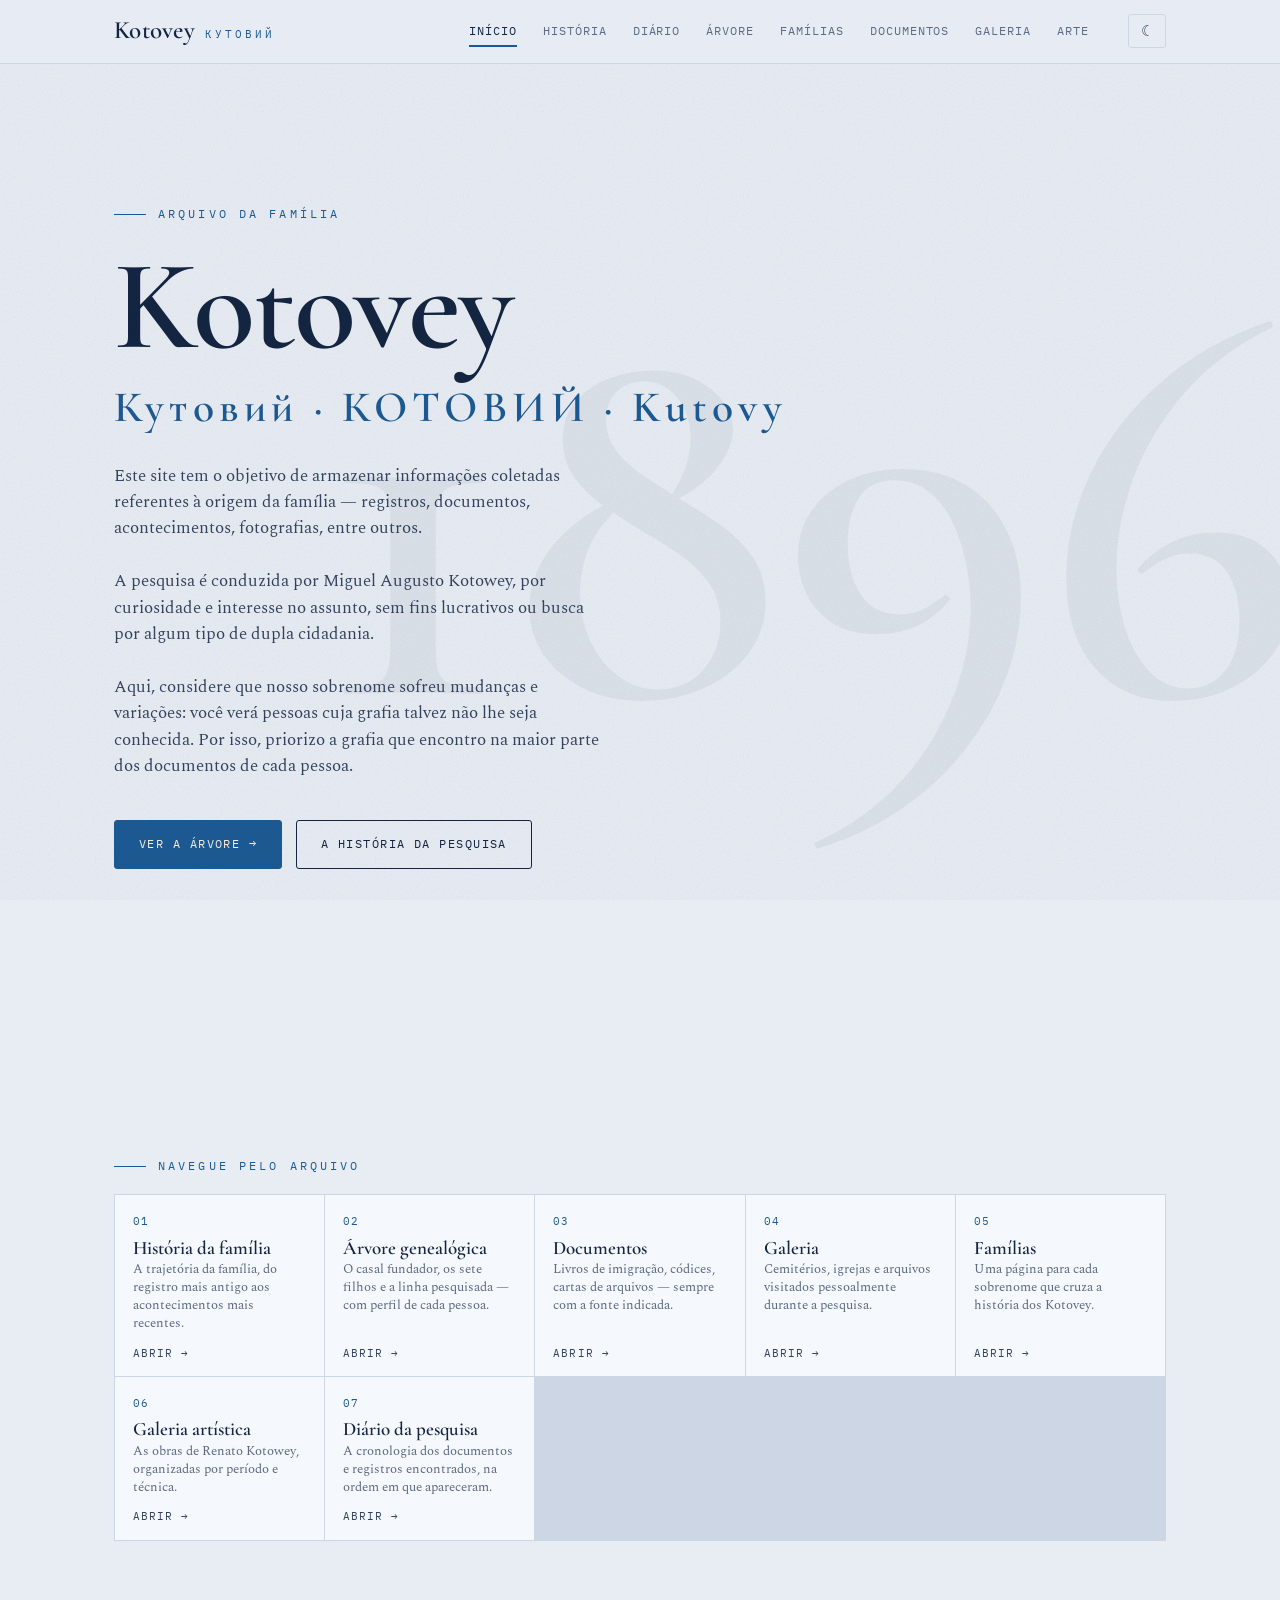
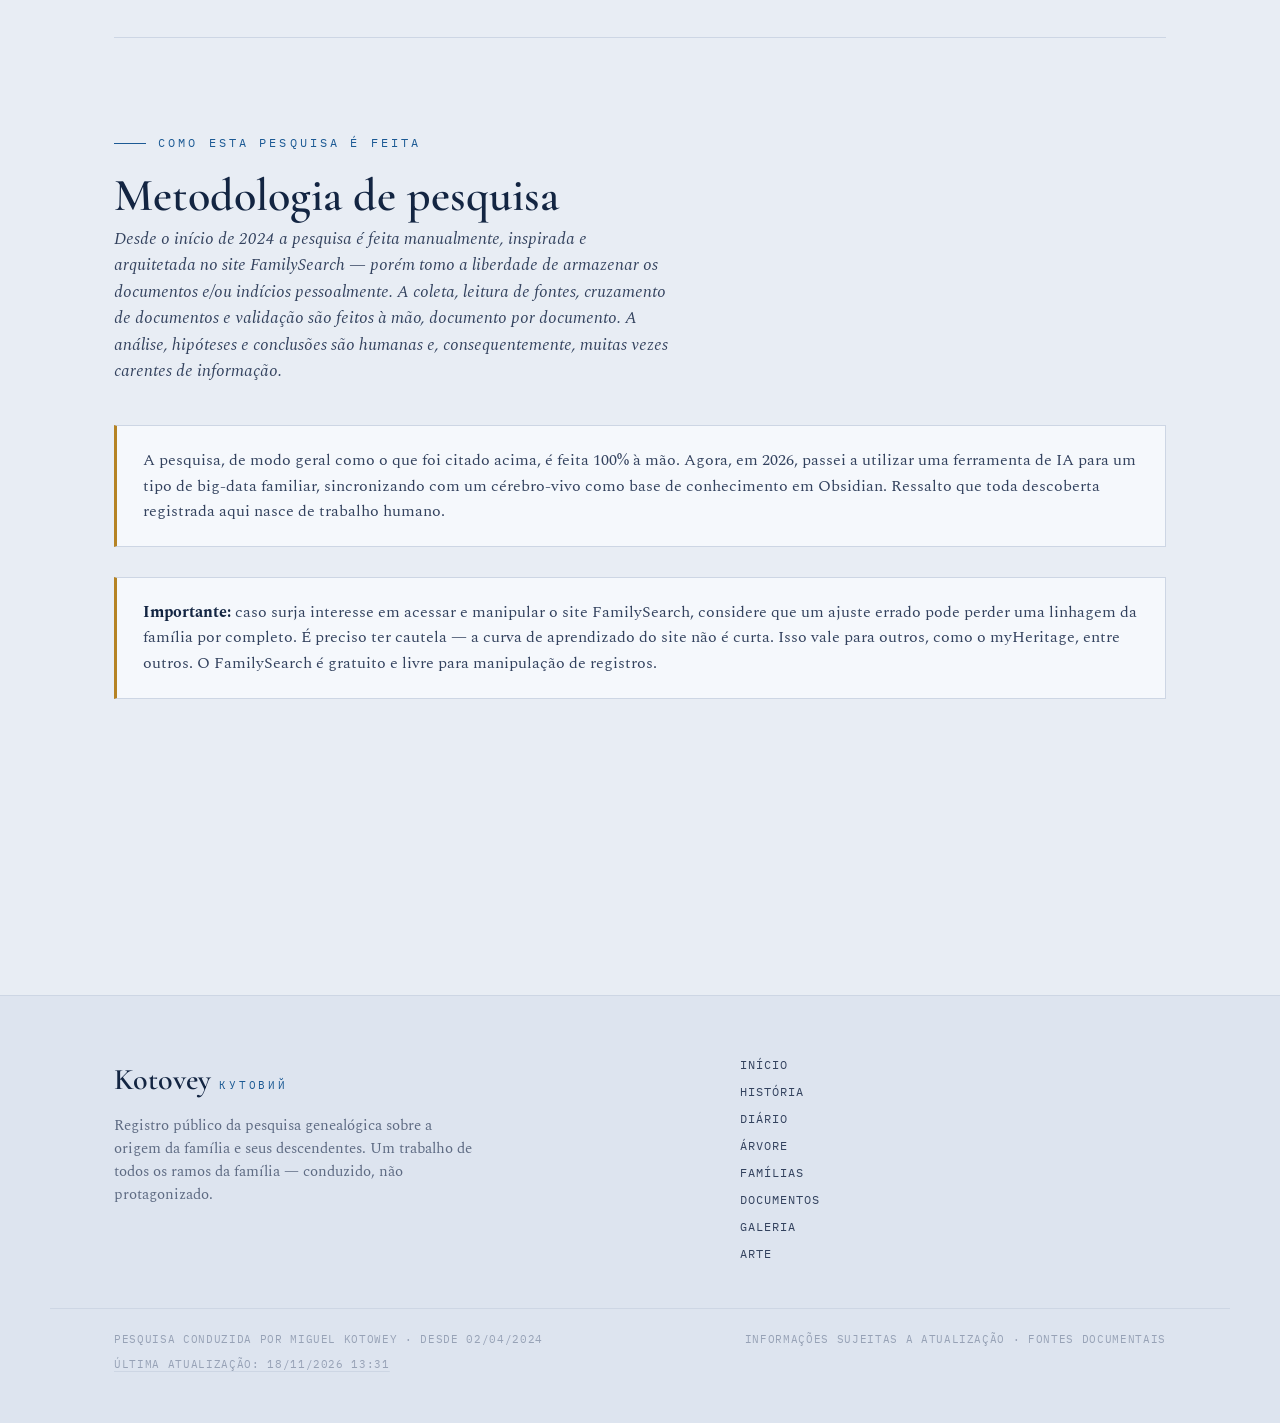
<file: index.html>
<!DOCTYPE html>
<html lang="pt-BR">
<head>
<meta charset="UTF-8">
<meta name="viewport" content="width=device-width, initial-scale=1.0">
<title>Arquivo Kotovey — Pesquisa das origens</title>
<meta name="description" content="Registro público da pesquisa genealógica sobre a origem da família Kotovey — imigrantes da Galícia ao Paraná em 1896.">
<script>(function(){var s;try{s=localStorage.getItem('tema')}catch(e){}var d=matchMedia('(prefers-color-scheme: dark)').matches;document.documentElement.setAttribute('data-theme',s||(d?'dark':'light'));})();</script>
<link rel="preconnect" href="https://fonts.googleapis.com">
<link rel="preconnect" href="https://fonts.gstatic.com" crossorigin>
<link href="https://fonts.googleapis.com/css2?family=Cormorant+Garamond:wght@500;600;700&family=IBM+Plex+Mono:wght@400;500&family=Spectral:ital,wght@0,300;0,400;0,500;1,400&display=swap" rel="stylesheet">
<link rel="stylesheet" href="style.css">
</head>
<body data-page="inicio">

<header class="hero">
  <div class="hero-ghost">1896</div>
  <div class="wrap hero-in">
    <p class="eyebrow">Arquivo da família</p>
    <h1>Kotovey<span class="cir">Кутовий · КОТОВИЙ · Kutovy</span></h1>
    <p class="hero-sub">Este site tem o objetivo de armazenar informações coletadas referentes à origem da família — registros, documentos, acontecimentos, fotografias, entre outros.<br><br>A pesquisa é conduzida por Miguel Augusto Kotowey, por curiosidade e interesse no assunto, sem fins lucrativos ou busca por algum tipo de dupla cidadania.<br><br>Aqui, considere que nosso sobrenome sofreu mudanças e variações: você verá pessoas cuja grafia talvez não lhe seja conhecida. Por isso, priorizo a grafia que encontro na maior parte dos documentos de cada pessoa.</p>
    <div class="btn-row">
      <a class="btn primary" href="arvore.html">Ver a árvore →</a>
      <a class="btn" href="historia.html">A história da pesquisa</a>
    </div>
  </div>
</header>

<main class="page">
  <div class="wrap">

    <section class="bloco">
      <p class="eyebrow">Navegue pelo arquivo</p>
      <div class="nav-grid">
        <a class="nav-card" href="historia.html"><span class="idx">01</span><h3>História da família</h3><p>A trajetória da família, do registro mais antigo aos acontecimentos mais recentes.</p><span class="go">Abrir →</span></a>
        <a class="nav-card" href="arvore.html"><span class="idx">02</span><h3>Árvore genealógica</h3><p>O casal fundador, os sete filhos e a linha pesquisada — com perfil de cada pessoa.</p><span class="go">Abrir →</span></a>
        <a class="nav-card" href="documentos.html"><span class="idx">03</span><h3>Documentos</h3><p>Livros de imigração, códices, cartas de arquivos — sempre com a fonte indicada.</p><span class="go">Abrir →</span></a>
        <a class="nav-card" href="galeria.html"><span class="idx">04</span><h3>Galeria</h3><p>Cemitérios, igrejas e arquivos visitados pessoalmente durante a pesquisa.</p><span class="go">Abrir →</span></a>
        <a class="nav-card" href="familias.html"><span class="idx">05</span><h3>Famílias</h3><p>Uma página para cada sobrenome que cruza a história dos Kotovey.</p><span class="go">Abrir →</span></a>
        <a class="nav-card" href="arte.html"><span class="idx">06</span><h3>Galeria artística</h3><p>As obras de Renato Kotowey, organizadas por período e técnica.</p><span class="go">Abrir →</span></a>
        <a class="nav-card" href="diario.html"><span class="idx">07</span><h3>Diário da pesquisa</h3><p>A cronologia dos documentos e registros encontrados, na ordem em que apareceram.</p><span class="go">Abrir →</span></a>
      </div>
    </section>

    <section class="bloco">
      <p class="eyebrow">Como esta pesquisa é feita</p>
      <h2 class="secao-titulo">Metodologia de pesquisa</h2>
      <p class="intro">Desde o início de 2024 a pesquisa é feita manualmente, inspirada e arquitetada no site FamilySearch — porém tomo a liberdade de armazenar os documentos e/ou indícios pessoalmente. A coleta, leitura de fontes, cruzamento de documentos e validação são feitos à mão, documento por documento. A análise, hipóteses e conclusões são humanas e, consequentemente, muitas vezes carentes de informação.</p>
      <div class="nota">A pesquisa, de modo geral como o que foi citado acima, é feita 100% à mão. Agora, em 2026, passei a utilizar uma ferramenta de IA para um tipo de big-data familiar, sincronizando com um cérebro-vivo como base de conhecimento em Obsidian. Ressalto que toda descoberta registrada aqui nasce de trabalho humano.</div>
      <div class="nota"><b>Importante:</b> caso surja interesse em acessar e manipular o site FamilySearch, considere que um ajuste errado pode perder uma linhagem da família por completo. É preciso ter cautela — a curva de aprendizado do site não é curta. Isso vale para outros, como o myHeritage, entre outros. O FamilySearch é gratuito e livre para manipulação de registros.</div>
    </section>

  </div>
</main>

<script src="app.js"></script>
</body>
</html>
</file>
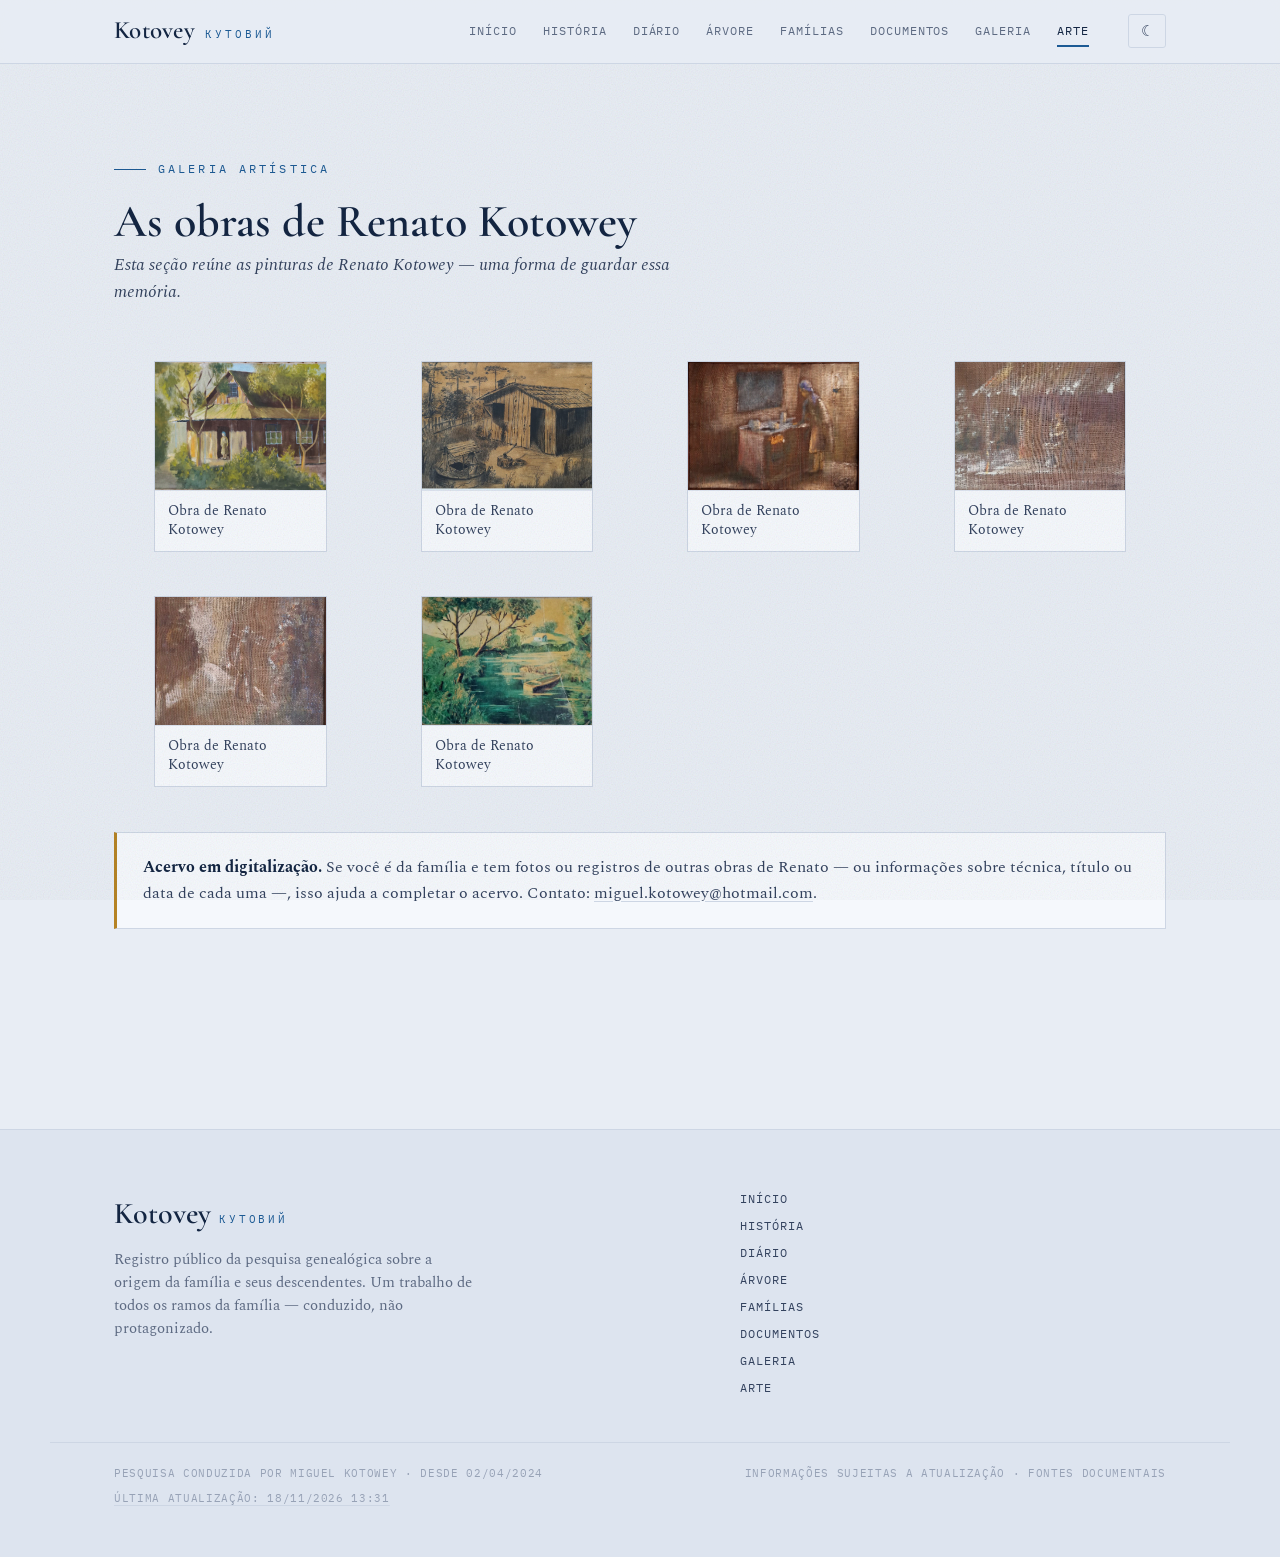
<file: arte.html>
<!DOCTYPE html>
<html lang="pt-BR">
<head>
<meta charset="UTF-8">
<meta name="viewport" content="width=device-width, initial-scale=1.0">
<title>Galeria artística — Arquivo Kotovey</title>
<script>(function(){var s;try{s=localStorage.getItem('tema')}catch(e){}var d=matchMedia('(prefers-color-scheme: dark)').matches;document.documentElement.setAttribute('data-theme',s||(d?'dark':'light'));})();</script>
<link rel="preconnect" href="https://fonts.googleapis.com">
<link rel="preconnect" href="https://fonts.gstatic.com" crossorigin>
<link href="https://fonts.googleapis.com/css2?family=Cormorant+Garamond:wght@500;600;700&family=IBM+Plex+Mono:wght@400;500&family=Spectral:ital,wght@0,300;0,400;0,500;1,400&display=swap" rel="stylesheet">
<link rel="stylesheet" href="style.css">
</head>
<body data-page="arte">

<main class="page">
  <div class="wrap">
    <p class="eyebrow">Galeria artística</p>
    <h1 class="secao-titulo">As obras de Renato Kotowey</h1>
    <p class="intro">Esta seção reúne as pinturas de Renato Kotowey — uma forma de guardar essa memória.</p>

    <div class="galeria">
      <figure class="gitem"><img loading="lazy" src="fotos/galeria_renato/pintura_renato_01.png" alt="Obra de Renato Kotowey"><figcaption>Obra de Renato Kotowey</figcaption></figure>
      <figure class="gitem"><img loading="lazy" src="fotos/galeria_renato/pintura_renato_02.jpeg" alt="Obra de Renato Kotowey"><figcaption>Obra de Renato Kotowey</figcaption></figure>
      <figure class="gitem"><img loading="lazy" src="fotos/galeria_renato/pintura_renato_03.png" alt="Obra de Renato Kotowey"><figcaption>Obra de Renato Kotowey</figcaption></figure>
      <figure class="gitem"><img loading="lazy" src="fotos/galeria_renato/pintura_renato_04.png" alt="Obra de Renato Kotowey"><figcaption>Obra de Renato Kotowey</figcaption></figure>
      <figure class="gitem"><img loading="lazy" src="fotos/galeria_renato/pintura_renato_05.png" alt="Obra de Renato Kotowey"><figcaption>Obra de Renato Kotowey</figcaption></figure>
      <figure class="gitem"><img loading="lazy" src="fotos/galeria_renato/pintura_renato_06.png" alt="Obra de Renato Kotowey"><figcaption>Obra de Renato Kotowey</figcaption></figure>
    </div>

    <div class="nota"><b>Acervo em digitalização.</b> Se você é da família e tem fotos ou registros de outras obras de Renato — ou informações sobre técnica, título ou data de cada uma —, isso ajuda a completar o acervo. Contato: <a href="mailto:miguel.kotowey@hotmail.com">miguel.kotowey@hotmail.com</a>.</div>
  </div>
</main>

<script src="app.js"></script>
</body>
</html>
</file>
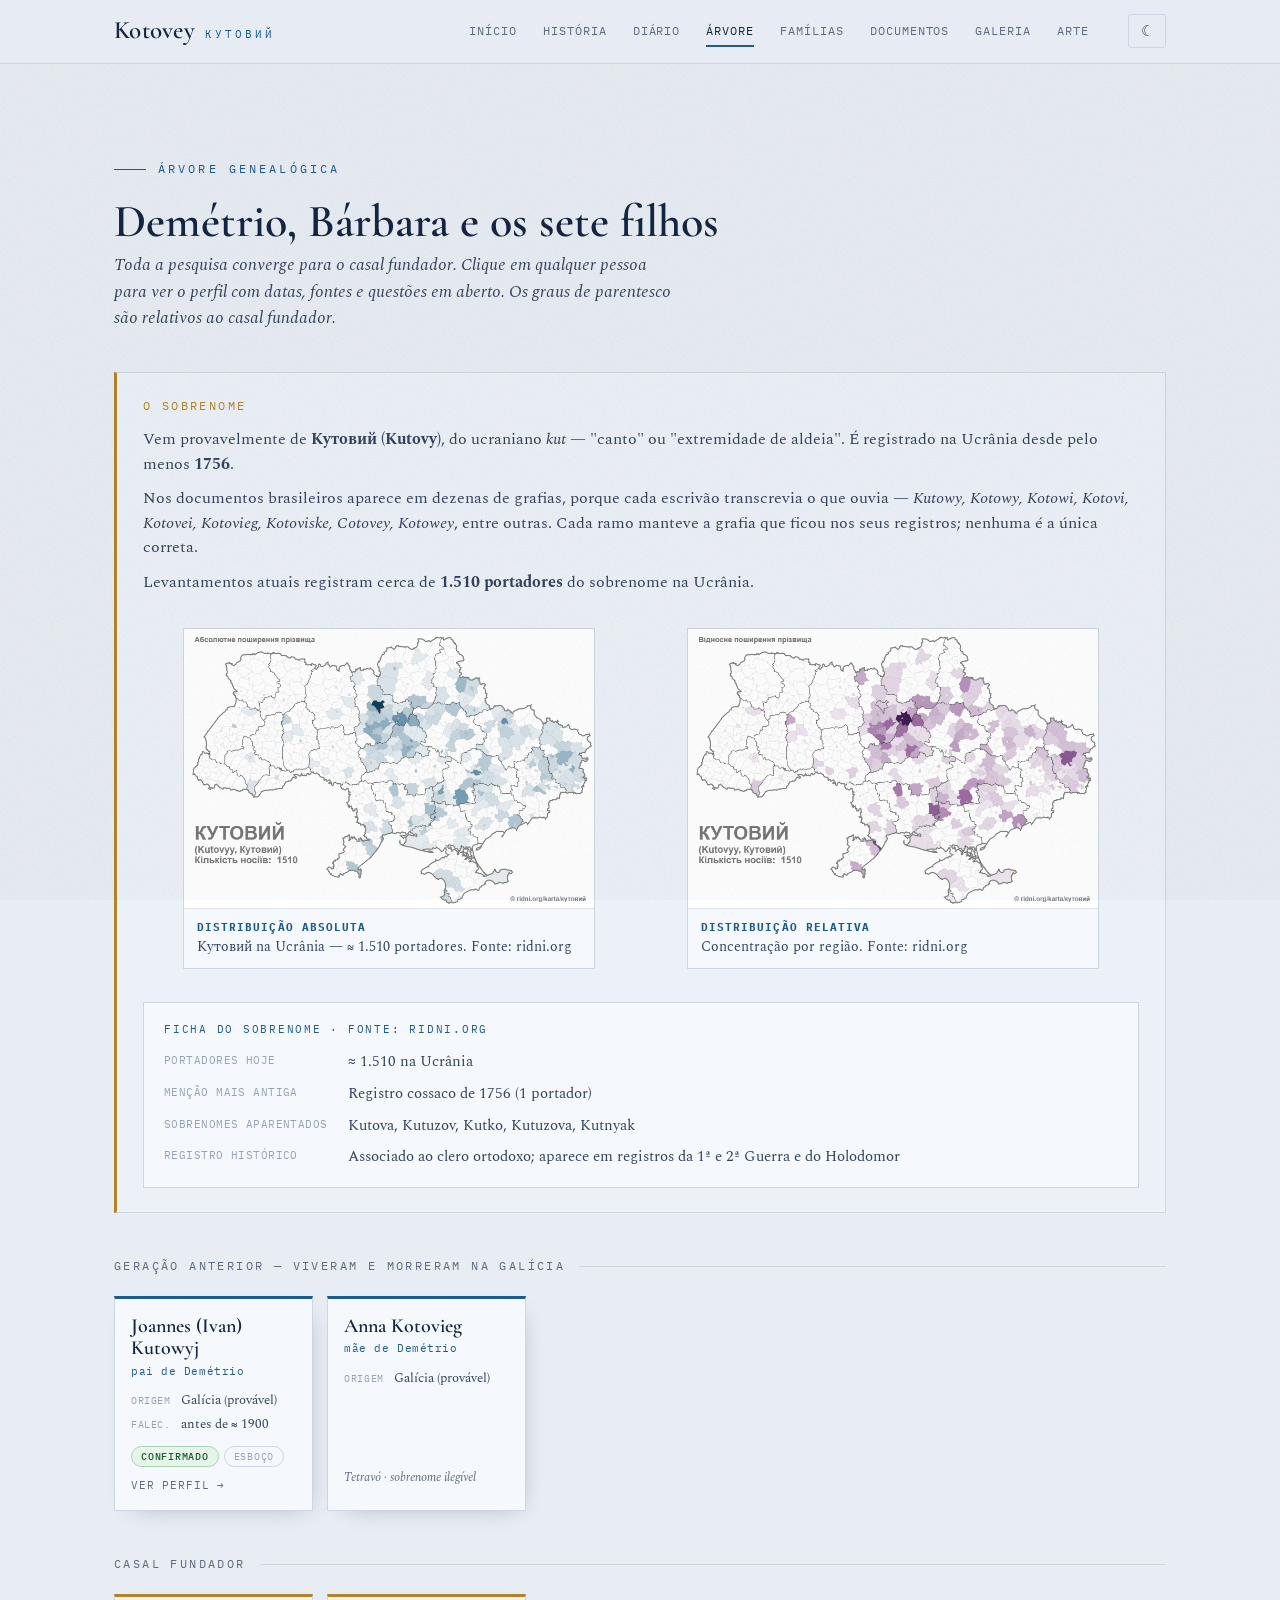
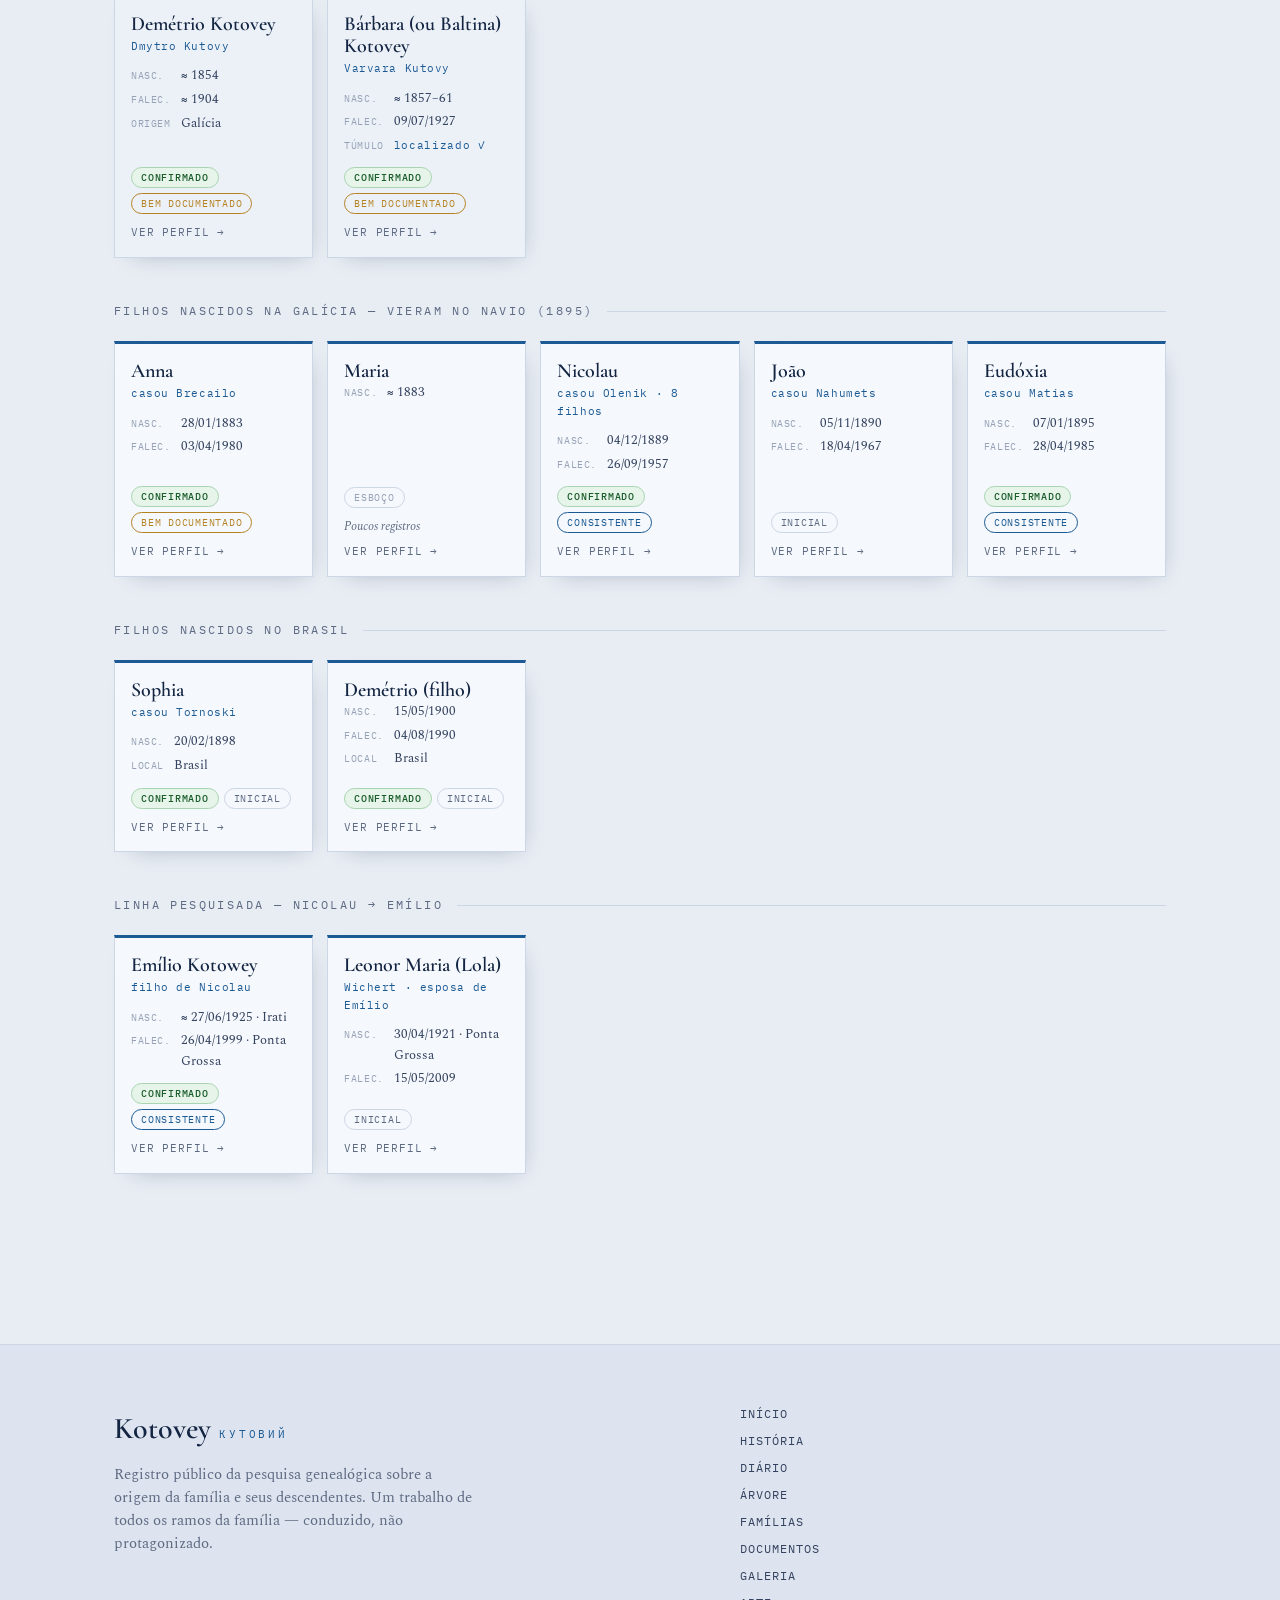
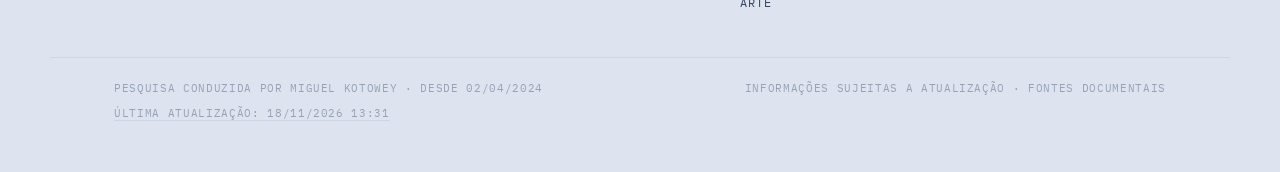
<file: arvore.html>
<!DOCTYPE html>
<html lang="pt-BR">
<head>
<meta charset="UTF-8">
<meta name="viewport" content="width=device-width, initial-scale=1.0">
<title>Árvore genealógica — Arquivo Kotovey</title>
<script>(function(){var s;try{s=localStorage.getItem('tema')}catch(e){}var d=matchMedia('(prefers-color-scheme: dark)').matches;document.documentElement.setAttribute('data-theme',s||(d?'dark':'light'));})();</script>
<link rel="preconnect" href="https://fonts.googleapis.com">
<link rel="preconnect" href="https://fonts.gstatic.com" crossorigin>
<link href="https://fonts.googleapis.com/css2?family=Cormorant+Garamond:wght@500;600;700&family=IBM+Plex+Mono:wght@400;500&family=Spectral:ital,wght@0,300;0,400;0,500;1,400&display=swap" rel="stylesheet">
<link rel="stylesheet" href="style.css">
</head>
<body data-page="arvore">

<main class="page">
  <div class="wrap">
    <p class="eyebrow">Árvore genealógica</p>
    <h1 class="secao-titulo">Demétrio, Bárbara e os sete filhos</h1>
    <p class="intro">Toda a pesquisa converge para o casal fundador. Clique em qualquer pessoa para ver o perfil com datas, fontes e questões em aberto. Os graus de parentesco são relativos ao casal fundador.</p>

    <div class="etimologia">
      <div class="etim-titulo">O sobrenome</div>
      <p>Vem provavelmente de <b>Кутовий (Kutovy)</b>, do ucraniano <em>kut</em> — "canto" ou "extremidade de aldeia". É registrado na Ucrânia desde pelo menos <b>1756</b>.</p>
      <p>Nos documentos brasileiros aparece em dezenas de grafias, porque cada escrivão transcrevia o que ouvia — <em>Kutowy, Kotowy, Kotowi, Kotovi, Kotovei, Kotovieg, Kotoviske, Cotovey, Kotowey</em>, entre outras. Cada ramo manteve a grafia que ficou nos seus registros; nenhuma é a única correta.</p>
      <p>Levantamentos atuais registram cerca de <b>1.510 portadores</b> do sobrenome na Ucrânia.</p>
      <div class="etim-mapas">
        <figure class="gitem"><img loading="lazy" src="imagens/mapas/incidencia_sobrenome_ucrania%20(1).png" alt="Distribuição absoluta do sobrenome Кутовий na Ucrânia"><figcaption><b>Distribuição absoluta</b>Кутовий na Ucrânia — ≈ 1.510 portadores. Fonte: ridni.org</figcaption></figure>
        <figure class="gitem"><img loading="lazy" src="imagens/mapas/incidencia_sobrenome_ucrania%20(2).png" alt="Distribuição relativa do sobrenome Кутовий na Ucrânia"><figcaption><b>Distribuição relativa</b>Concentração por região. Fonte: ridni.org</figcaption></figure>
      </div>
      <div class="ficha">
        <div class="ficha-titulo">Ficha do sobrenome · fonte: ridni.org</div>
        <dl>
          <dt>Portadores hoje</dt><dd>≈ 1.510 na Ucrânia</dd>
          <dt>Menção mais antiga</dt><dd>Registro cossaco de 1756 (1 portador)</dd>
          <dt>Sobrenomes aparentados</dt><dd>Kutova, Kutuzov, Kutko, Kutuzova, Kutnyak</dd>
          <dt>Registro histórico</dt><dd>Associado ao clero ortodoxo; aparece em registros da 1ª e 2ª Guerra e do Holodomor</dd>
        </dl>
      </div>
    </div>

    <div class="gen-label">Geração anterior — viveram e morreram na Galícia</div>
    <div class="cards">
      <a class="pcard" href="perfil.html#miguel-kotovieg"><div class="pnome">Joannes (Ivan) Kutowyj</div><div class="porig">pai de Demétrio</div>
        <dl><dt>Origem</dt><dd>Galícia (provável)</dd><dt>Falec.</dt><dd>antes de ≈ 1900</dd></dl>
        <div class="cardfoot"><div class="rel">Ver perfil →</div></div></a>
      <div class="pcard"><div class="pnome">Anna Kotovieg</div><div class="porig">mãe de Demétrio</div>
        <dl><dt>Origem</dt><dd>Galícia (provável)</dd></dl>
        <div class="cardfoot"><div class="obs">Tetravó · sobrenome ilegível</div></div></div>
    </div>

    <div class="gen-label">Casal fundador</div>
    <div class="cards">
      <a class="pcard founder" href="perfil.html#demetrio"><div class="pnome">Demétrio Kotovey</div><div class="porig">Dmytro Kutovy</div>
        <dl><dt>Nasc.</dt><dd>≈ 1854</dd><dt>Falec.</dt><dd>≈ 1904</dd><dt>Origem</dt><dd>Galícia</dd></dl>
        <div class="cardfoot"><div class="rel">Ver perfil →</div></div></a>
      <a class="pcard founder" href="perfil.html#barbara"><div class="pnome">Bárbara (ou Baltina) Kotovey</div><div class="porig">Varvara Kutovy</div>
        <dl><dt>Nasc.</dt><dd>≈ 1857–61</dd><dt>Falec.</dt><dd>09/07/1927</dd><dt>Túmulo</dt><dd><span class="chip-ok">localizado ✓</span></dd></dl>
        <div class="cardfoot"><div class="rel">Ver perfil →</div></div></a>
    </div>

    <div class="gen-label">Filhos nascidos na Galícia — vieram no navio (1895)</div>
    <div class="cards">
      <a class="pcard" href="perfil.html#anna"><div class="pnome">Anna</div><div class="porig">casou Brecailo</div>
        <dl><dt>Nasc.</dt><dd>28/01/1883</dd><dt>Falec.</dt><dd>03/04/1980</dd></dl>
        <div class="cardfoot"><div class="rel">Ver perfil →</div></div></a>
      <a class="pcard" href="perfil.html#maria"><div class="pnome">Maria</div>
        <dl><dt>Nasc.</dt><dd>≈ 1883</dd></dl>
        <div class="cardfoot"><div class="obs">Poucos registros</div><div class="rel">Ver perfil →</div></div></a>
      <a class="pcard" href="perfil.html#nicolau"><div class="pnome">Nicolau</div><div class="porig">casou Olenik · 8 filhos</div>
        <dl><dt>Nasc.</dt><dd>04/12/1889</dd><dt>Falec.</dt><dd>26/09/1957</dd></dl>
        <div class="cardfoot"><div class="rel">Ver perfil →</div></div></a>
      <a class="pcard" href="perfil.html#joao"><div class="pnome">João</div><div class="porig">casou Nahumets</div>
        <dl><dt>Nasc.</dt><dd>05/11/1890</dd><dt>Falec.</dt><dd>18/04/1967</dd></dl>
        <div class="cardfoot"><div class="rel">Ver perfil →</div></div></a>
      <a class="pcard" href="perfil.html#eudoxia"><div class="pnome">Eudóxia</div><div class="porig">casou Matias</div>
        <dl><dt>Nasc.</dt><dd>07/01/1895</dd><dt>Falec.</dt><dd>28/04/1985</dd></dl>
        <div class="cardfoot"><div class="rel">Ver perfil →</div></div></a>
    </div>

    <div class="gen-label">Filhos nascidos no Brasil</div>
    <div class="cards">
      <a class="pcard" href="perfil.html#sophia"><div class="pnome">Sophia</div><div class="porig">casou Tornoski</div>
        <dl><dt>Nasc.</dt><dd>20/02/1898</dd><dt>Local</dt><dd>Brasil</dd></dl>
        <div class="cardfoot"><div class="rel">Ver perfil →</div></div></a>
      <a class="pcard" href="perfil.html#demetrio-filho"><div class="pnome">Demétrio (filho)</div>
        <dl><dt>Nasc.</dt><dd>15/05/1900</dd><dt>Falec.</dt><dd>04/08/1990</dd><dt>Local</dt><dd>Brasil</dd></dl>
        <div class="cardfoot"><div class="rel">Ver perfil →</div></div></a>
    </div>

    <div class="gen-label">Linha pesquisada — Nicolau → Emílio</div>
    <div class="cards">
      <a class="pcard" href="perfil.html#emilio"><div class="pnome">Emílio Kotowey</div><div class="porig">filho de Nicolau</div>
        <dl><dt>Nasc.</dt><dd>≈ 27/06/1925 · Irati</dd><dt>Falec.</dt><dd>26/04/1999 · Ponta Grossa</dd></dl>
        <div class="cardfoot"><div class="rel">Ver perfil →</div></div></a>
      <a class="pcard" href="perfil.html#leonor-maria"><div class="pnome">Leonor Maria (Lola)</div><div class="porig">Wichert · esposa de Emílio</div>
        <dl><dt>Nasc.</dt><dd>30/04/1921 · Ponta Grossa</dd><dt>Falec.</dt><dd>15/05/2009</dd></dl>
        <div class="cardfoot"><div class="rel">Ver perfil →</div></div></a>
    </div>

  </div>
</main>

<script src="perfil-dados.js"></script>
<script src="app.js"></script>
</body>
</html>
</file>
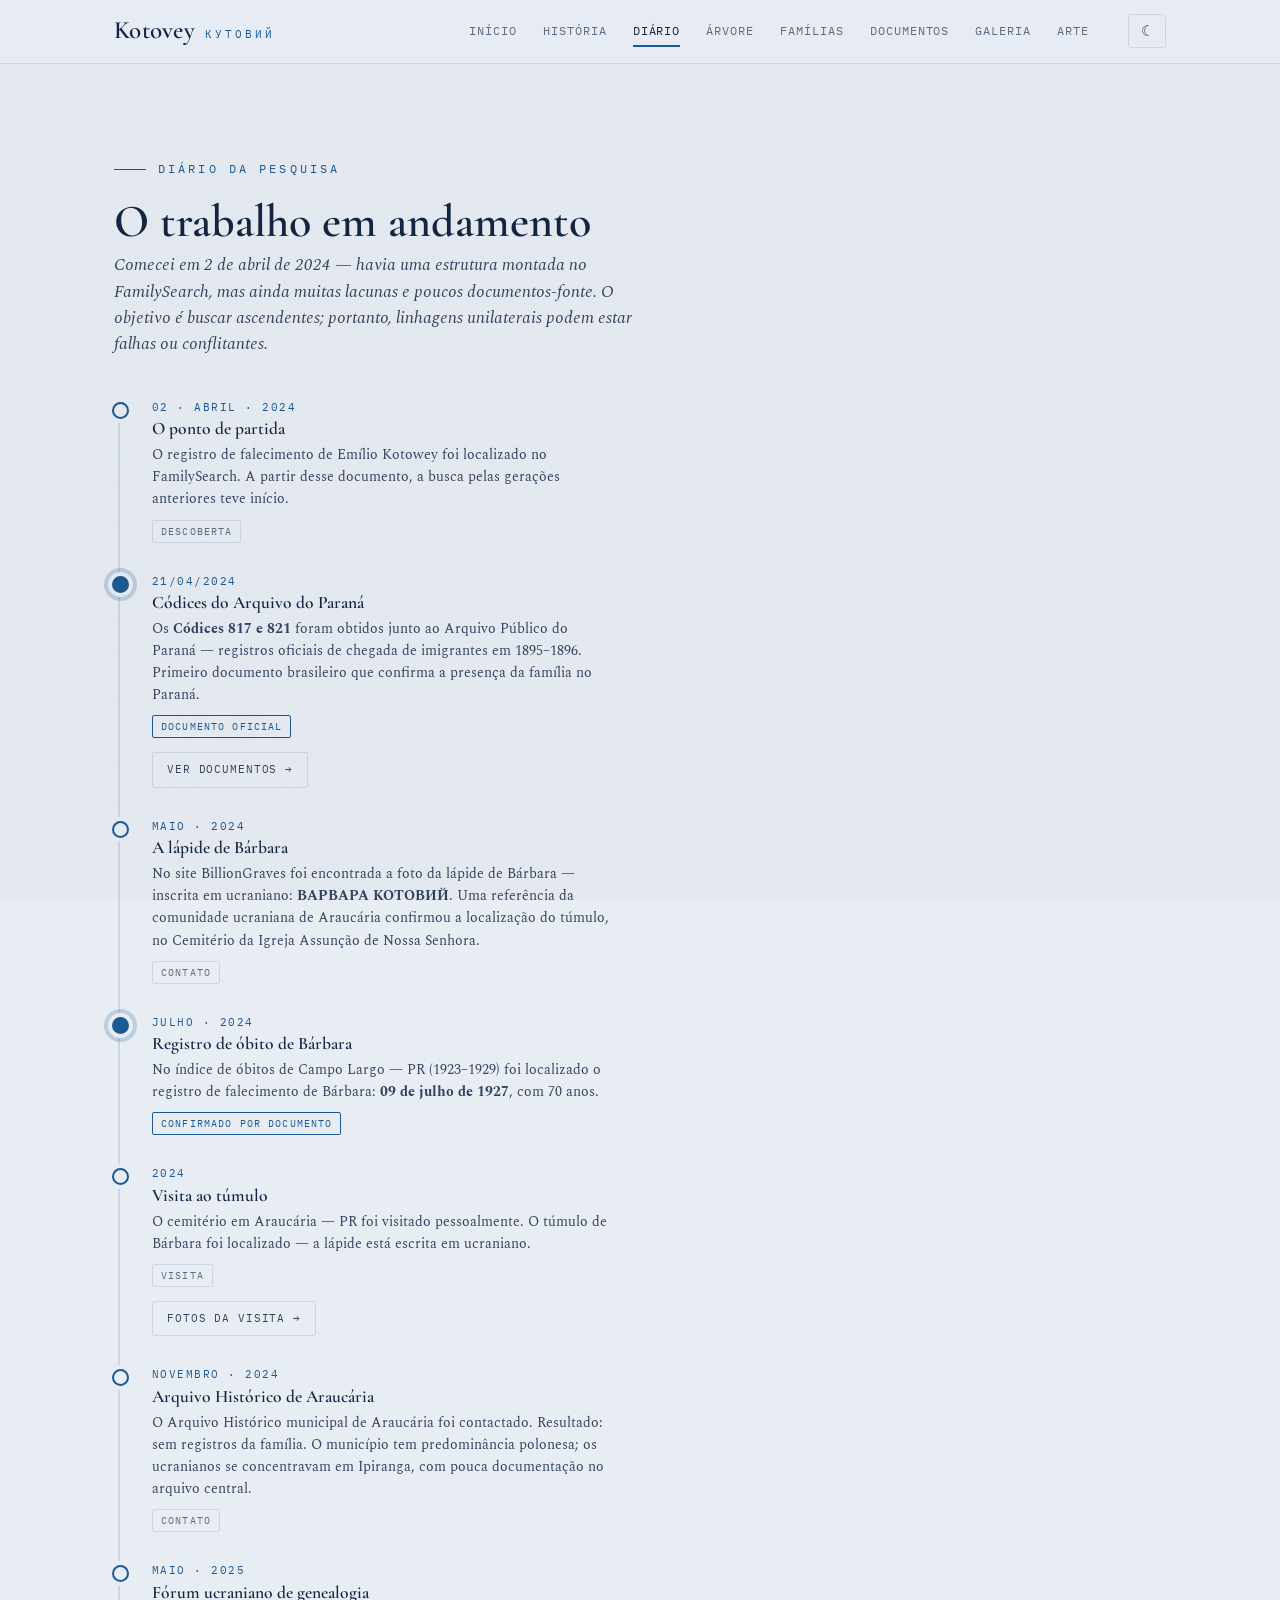
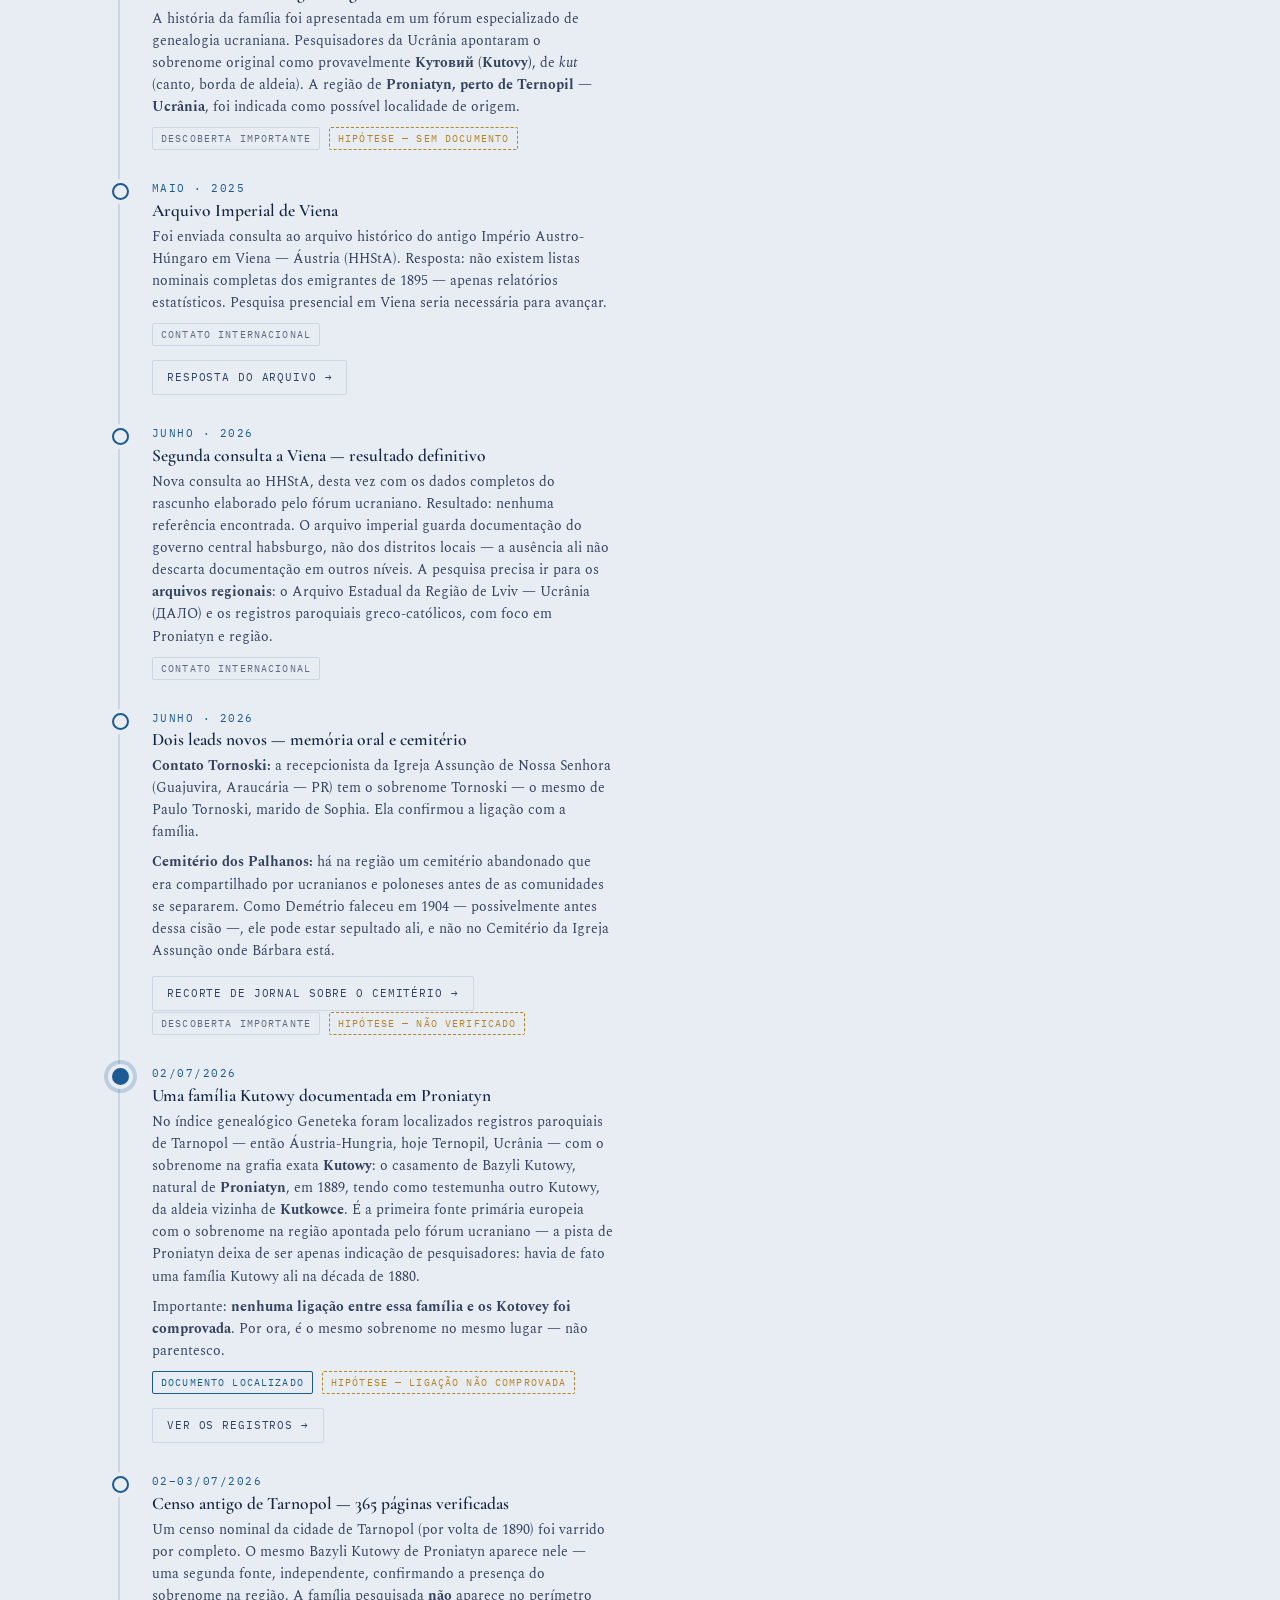
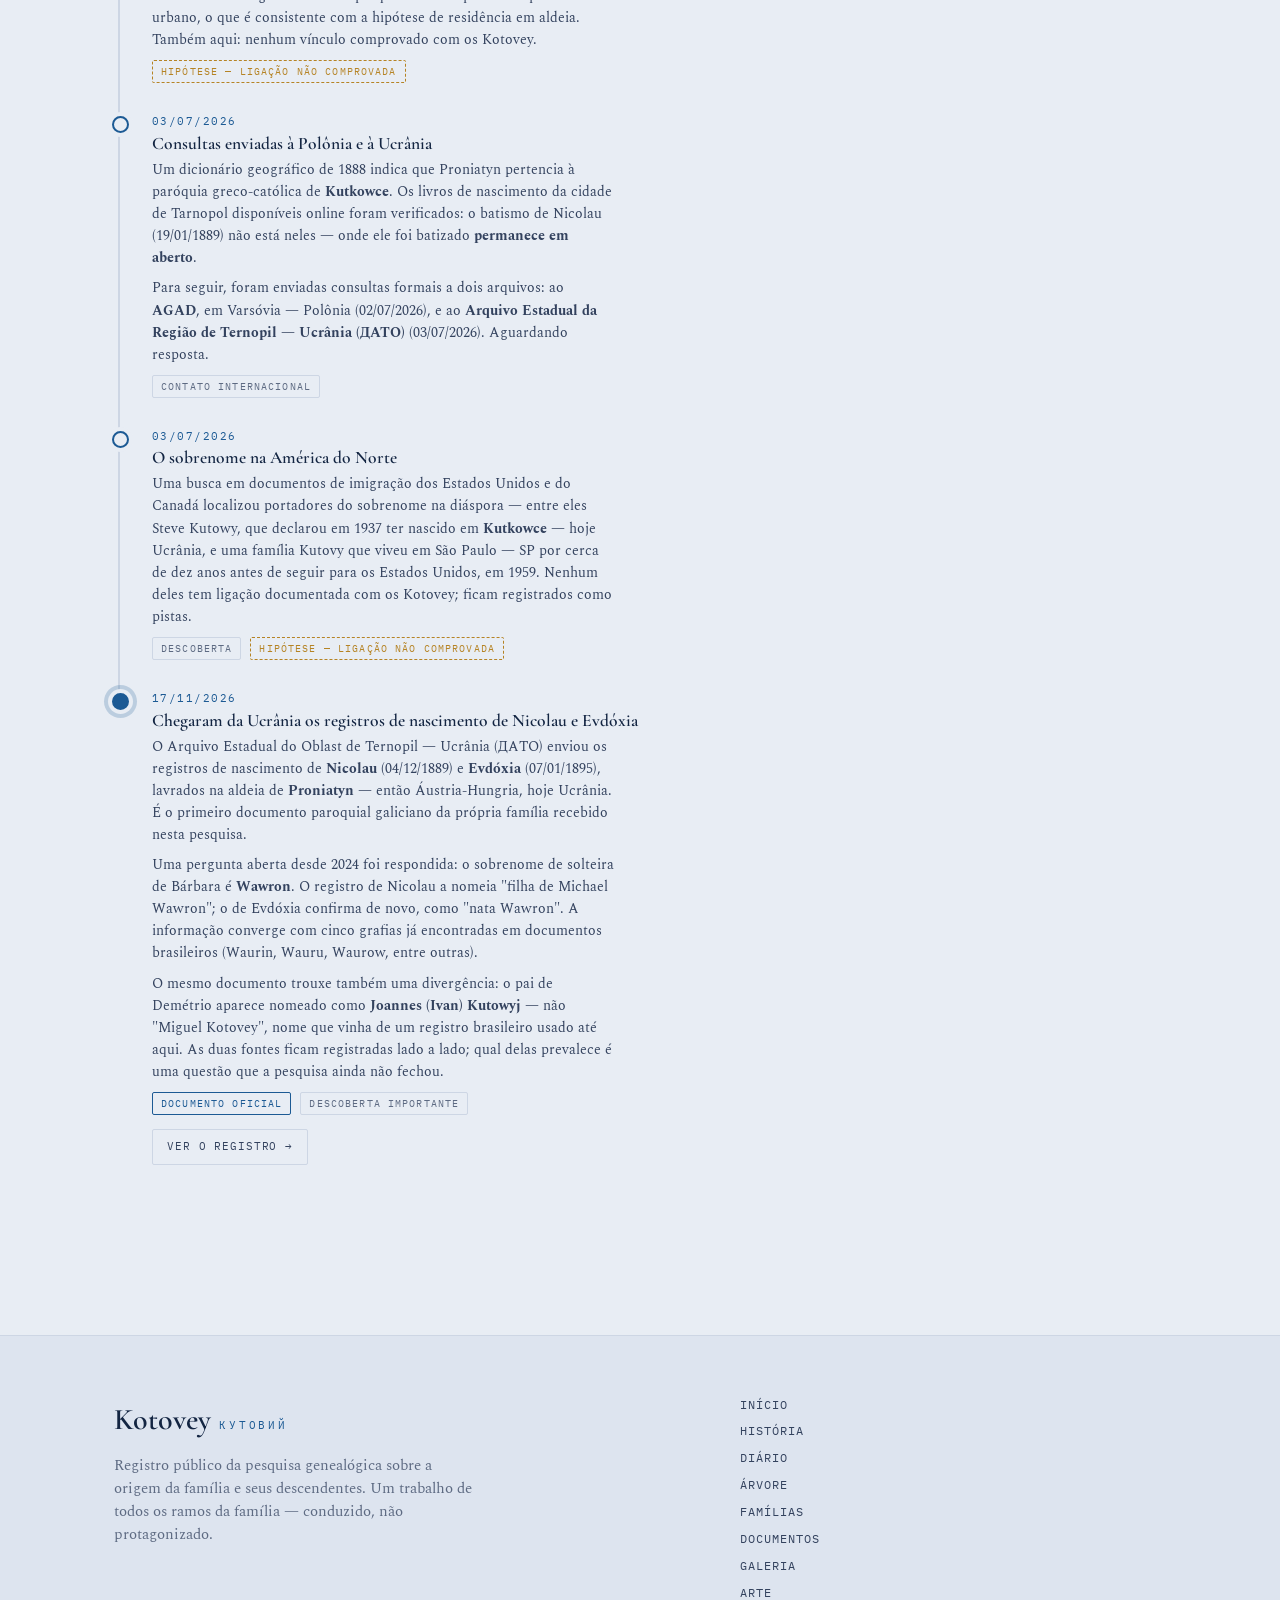
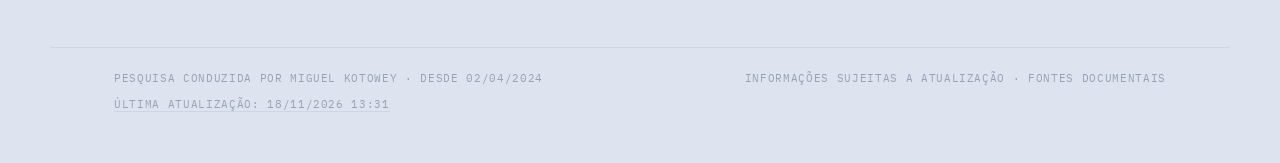
<file: diario.html>
<!DOCTYPE html>
<html lang="pt-BR">
<head>
<meta charset="UTF-8">
<meta name="viewport" content="width=device-width, initial-scale=1.0">
<title>Diário da pesquisa — Arquivo Kotovey</title>
<script>(function(){var s;try{s=localStorage.getItem('tema')}catch(e){}var d=matchMedia('(prefers-color-scheme: dark)').matches;document.documentElement.setAttribute('data-theme',s||(d?'dark':'light'));})();</script>
<link rel="preconnect" href="https://fonts.googleapis.com">
<link rel="preconnect" href="https://fonts.gstatic.com" crossorigin>
<link href="https://fonts.googleapis.com/css2?family=Cormorant+Garamond:wght@500;600;700&family=IBM+Plex+Mono:wght@400;500&family=Spectral:ital,wght@0,300;0,400;0,500;1,400&display=swap" rel="stylesheet">
<link rel="stylesheet" href="style.css">
</head>
<body data-page="diario">

<main class="page">
  <div class="wrap">
    <p class="eyebrow">Diário da pesquisa</p>
    <h1 class="secao-titulo">O trabalho em andamento</h1>
    <p class="intro">Comecei em 2 de abril de 2024 — havia uma estrutura montada no FamilySearch, mas ainda muitas lacunas e poucos documentos-fonte. O objetivo é buscar ascendentes; portanto, linhagens unilaterais podem estar falhas ou conflitantes.</p>

    <div class="timeline">

      <div class="tl-item">
        <div class="tl-date">02 · abril · 2024</div>
        <h3>O ponto de partida</h3>
        <p>O registro de falecimento de Emílio Kotowey foi localizado no FamilySearch. A partir desse documento, a busca pelas gerações anteriores teve início.</p>
        <span class="tag">Descoberta</span>
      </div>

      <div class="tl-item doc">
        <div class="tl-date">21/04/2024</div>
        <h3>Códices do Arquivo do Paraná</h3>
        <p>Os <b>Códices 817 e 821</b> foram obtidos junto ao Arquivo Público do Paraná — registros oficiais de chegada de imigrantes em 1895–1896. Primeiro documento brasileiro que confirma a presença da família no Paraná.</p>
        <span class="tag doc">Documento oficial</span>
        <div class="btn-row" style="margin-top:14px">
          <a class="doclink" href="documentos.html">Ver documentos →</a>
        </div>
      </div>

      <div class="tl-item">
        <div class="tl-date">Maio · 2024</div>
        <h3>A lápide de Bárbara</h3>
        <p>No site BillionGraves foi encontrada a foto da lápide de Bárbara — inscrita em ucraniano: <b>ВАРВАРА КОТОВИЙ</b>. Uma referência da comunidade ucraniana de Araucária confirmou a localização do túmulo, no Cemitério da Igreja Assunção de Nossa Senhora.</p>
        <span class="tag">Contato</span>
      </div>

      <div class="tl-item doc">
        <div class="tl-date">Julho · 2024</div>
        <h3>Registro de óbito de Bárbara</h3>
        <p>No índice de óbitos de Campo Largo — PR (1923–1929) foi localizado o registro de falecimento de Bárbara: <b>09 de julho de 1927</b>, com 70 anos.</p>
        <span class="tag doc">Confirmado por documento</span>
      </div>

      <div class="tl-item">
        <div class="tl-date">2024</div>
        <h3>Visita ao túmulo</h3>
        <p>O cemitério em Araucária — PR foi visitado pessoalmente. O túmulo de Bárbara foi localizado — a lápide está escrita em ucraniano.</p>
        <span class="tag">Visita</span>
        <div class="btn-row" style="margin-top:14px">
          <a class="doclink" href="galeria.html">Fotos da visita →</a>
        </div>
      </div>

      <div class="tl-item">
        <div class="tl-date">Novembro · 2024</div>
        <h3>Arquivo Histórico de Araucária</h3>
        <p>O Arquivo Histórico municipal de Araucária foi contactado. Resultado: sem registros da família. O município tem predominância polonesa; os ucranianos se concentravam em Ipiranga, com pouca documentação no arquivo central.</p>
        <span class="tag">Contato</span>
      </div>

      <div class="tl-item">
        <div class="tl-date">Maio · 2025</div>
        <h3>Fórum ucraniano de genealogia</h3>
        <p>A história da família foi apresentada em um fórum especializado de genealogia ucraniana. Pesquisadores da Ucrânia apontaram o sobrenome original como provavelmente <b>Кутовий (Kutovy)</b>, de <em>kut</em> (canto, borda de aldeia). A região de <b>Proniatyn, perto de Ternopil — Ucrânia</b>, foi indicada como possível localidade de origem.</p>
        <span class="tag">Descoberta importante</span>
        <span class="tag hip">Hipótese — sem documento</span>
      </div>

      <div class="tl-item">
        <div class="tl-date">Maio · 2025</div>
        <h3>Arquivo Imperial de Viena</h3>
        <p>Foi enviada consulta ao arquivo histórico do antigo Império Austro-Húngaro em Viena — Áustria (HHStA). Resposta: não existem listas nominais completas dos emigrantes de 1895 — apenas relatórios estatísticos. Pesquisa presencial em Viena seria necessária para avançar.</p>
        <span class="tag">Contato internacional</span>
        <div class="btn-row" style="margin-top:14px">
          <a class="doclink" href="documentos.html">Resposta do arquivo →</a>
        </div>
      </div>

      <div class="tl-item">
        <div class="tl-date">Junho · 2026</div>
        <h3>Segunda consulta a Viena — resultado definitivo</h3>
        <p>Nova consulta ao HHStA, desta vez com os dados completos do rascunho elaborado pelo fórum ucraniano. Resultado: nenhuma referência encontrada. O arquivo imperial guarda documentação do governo central habsburgo, não dos distritos locais — a ausência ali não descarta documentação em outros níveis. A pesquisa precisa ir para os <b>arquivos regionais</b>: o Arquivo Estadual da Região de Lviv — Ucrânia (ДАЛО) e os registros paroquiais greco-católicos, com foco em Proniatyn e região.</p>
        <span class="tag">Contato internacional</span>
      </div>

      <div class="tl-item">
        <div class="tl-date">Junho · 2026</div>
        <h3>Dois leads novos — memória oral e cemitério</h3>
        <p><b>Contato Tornoski:</b> a recepcionista da Igreja Assunção de Nossa Senhora (Guajuvira, Araucária — PR) tem o sobrenome Tornoski — o mesmo de Paulo Tornoski, marido de Sophia. Ela confirmou a ligação com a família.</p>
        <p><b>Cemitério dos Palhanos:</b> há na região um cemitério abandonado que era compartilhado por ucranianos e poloneses antes de as comunidades se separarem. Como Demétrio faleceu em 1904 — possivelmente antes dessa cisão —, ele pode estar sepultado ali, e não no Cemitério da Igreja Assunção onde Bárbara está.</p>
        <div class="btn-row" style="margin-top:14px">
          <a class="doclink" href="documentos.html#cemiterio-palhano">Recorte de jornal sobre o cemitério →</a>
        </div>
        <span class="tag">Descoberta importante</span>
        <span class="tag hip">Hipótese — não verificado</span>
      </div>

      <div class="tl-item doc">
        <div class="tl-date">02/07/2026</div>
        <h3>Uma família Kutowy documentada em Proniatyn</h3>
        <p>No índice genealógico Geneteka foram localizados registros paroquiais de Tarnopol — então Áustria-Hungria, hoje Ternopil, Ucrânia — com o sobrenome na grafia exata <b>Kutowy</b>: o casamento de Bazyli Kutowy, natural de <b>Proniatyn</b>, em 1889, tendo como testemunha outro Kutowy, da aldeia vizinha de <b>Kutkowce</b>. É a primeira fonte primária europeia com o sobrenome na região apontada pelo fórum ucraniano — a pista de Proniatyn deixa de ser apenas indicação de pesquisadores: havia de fato uma família Kutowy ali na década de 1880.</p>
        <p>Importante: <b>nenhuma ligação entre essa família e os Kotovey foi comprovada</b>. Por ora, é o mesmo sobrenome no mesmo lugar — não parentesco.</p>
        <span class="tag doc">Documento localizado</span>
        <span class="tag hip">Hipótese — ligação não comprovada</span>
        <div class="btn-row" style="margin-top:14px">
          <a class="doclink" href="documentos.html#possibilidades">Ver os registros →</a>
        </div>
      </div>

      <div class="tl-item">
        <div class="tl-date">02–03/07/2026</div>
        <h3>Censo antigo de Tarnopol — 365 páginas verificadas</h3>
        <p>Um censo nominal da cidade de Tarnopol (por volta de 1890) foi varrido por completo. O mesmo Bazyli Kutowy de Proniatyn aparece nele — uma segunda fonte, independente, confirmando a presença do sobrenome na região. A família pesquisada <b>não</b> aparece no perímetro urbano, o que é consistente com a hipótese de residência em aldeia. Também aqui: nenhum vínculo comprovado com os Kotovey.</p>
        <span class="tag hip">Hipótese — ligação não comprovada</span>
      </div>

      <div class="tl-item">
        <div class="tl-date">03/07/2026</div>
        <h3>Consultas enviadas à Polônia e à Ucrânia</h3>
        <p>Um dicionário geográfico de 1888 indica que Proniatyn pertencia à paróquia greco-católica de <b>Kutkowce</b>. Os livros de nascimento da cidade de Tarnopol disponíveis online foram verificados: o batismo de Nicolau (19/01/1889) não está neles — onde ele foi batizado <b>permanece em aberto</b>.</p>
        <p>Para seguir, foram enviadas consultas formais a dois arquivos: ao <b>AGAD</b>, em Varsóvia — Polônia (02/07/2026), e ao <b>Arquivo Estadual da Região de Ternopil — Ucrânia (ДАТО)</b> (03/07/2026). Aguardando resposta.</p>
        <span class="tag">Contato internacional</span>
      </div>

      <div class="tl-item">
        <div class="tl-date">03/07/2026</div>
        <h3>O sobrenome na América do Norte</h3>
        <p>Uma busca em documentos de imigração dos Estados Unidos e do Canadá localizou portadores do sobrenome na diáspora — entre eles Steve Kutowy, que declarou em 1937 ter nascido em <b>Kutkowce</b> — hoje Ucrânia, e uma família Kutovy que viveu em São Paulo — SP por cerca de dez anos antes de seguir para os Estados Unidos, em 1959. Nenhum deles tem ligação documentada com os Kotovey; ficam registrados como pistas.</p>
        <span class="tag">Descoberta</span>
        <span class="tag hip">Hipótese — ligação não comprovada</span>
      </div>

      <div class="tl-item doc">
        <div class="tl-date">17/11/2026</div>
        <h3>Chegaram da Ucrânia os registros de nascimento de Nicolau e Evdóxia</h3>
        <p>O Arquivo Estadual do Oblast de Ternopil — Ucrânia (ДАТО) enviou os registros de nascimento de <b>Nicolau</b> (04/12/1889) e <b>Evdóxia</b> (07/01/1895), lavrados na aldeia de <b>Proniatyn</b> — então Áustria-Hungria, hoje Ucrânia. É o primeiro documento paroquial galiciano da própria família recebido nesta pesquisa.</p>
        <p>Uma pergunta aberta desde 2024 foi respondida: o sobrenome de solteira de Bárbara é <b>Wawron</b>. O registro de Nicolau a nomeia "filha de Michael Wawron"; o de Evdóxia confirma de novo, como "nata Wawron". A informação converge com cinco grafias já encontradas em documentos brasileiros (Waurin, Wauru, Waurow, entre outras).</p>
        <p>O mesmo documento trouxe também uma divergência: o pai de Demétrio aparece nomeado como <b>Joannes (Ivan) Kutowyj</b> — não "Miguel Kotovey", nome que vinha de um registro brasileiro usado até aqui. As duas fontes ficam registradas lado a lado; qual delas prevalece é uma questão que a pesquisa ainda não fechou.</p>
        <span class="tag doc">Documento oficial</span>
        <span class="tag">Descoberta importante</span>
        <div class="btn-row" style="margin-top:14px">
          <a class="doclink" href="documentos.html#dato-proniatyn">Ver o registro →</a>
        </div>
      </div>

    </div>
  </div>
</main>

<script src="app.js"></script>
</body>
</html>
</file>
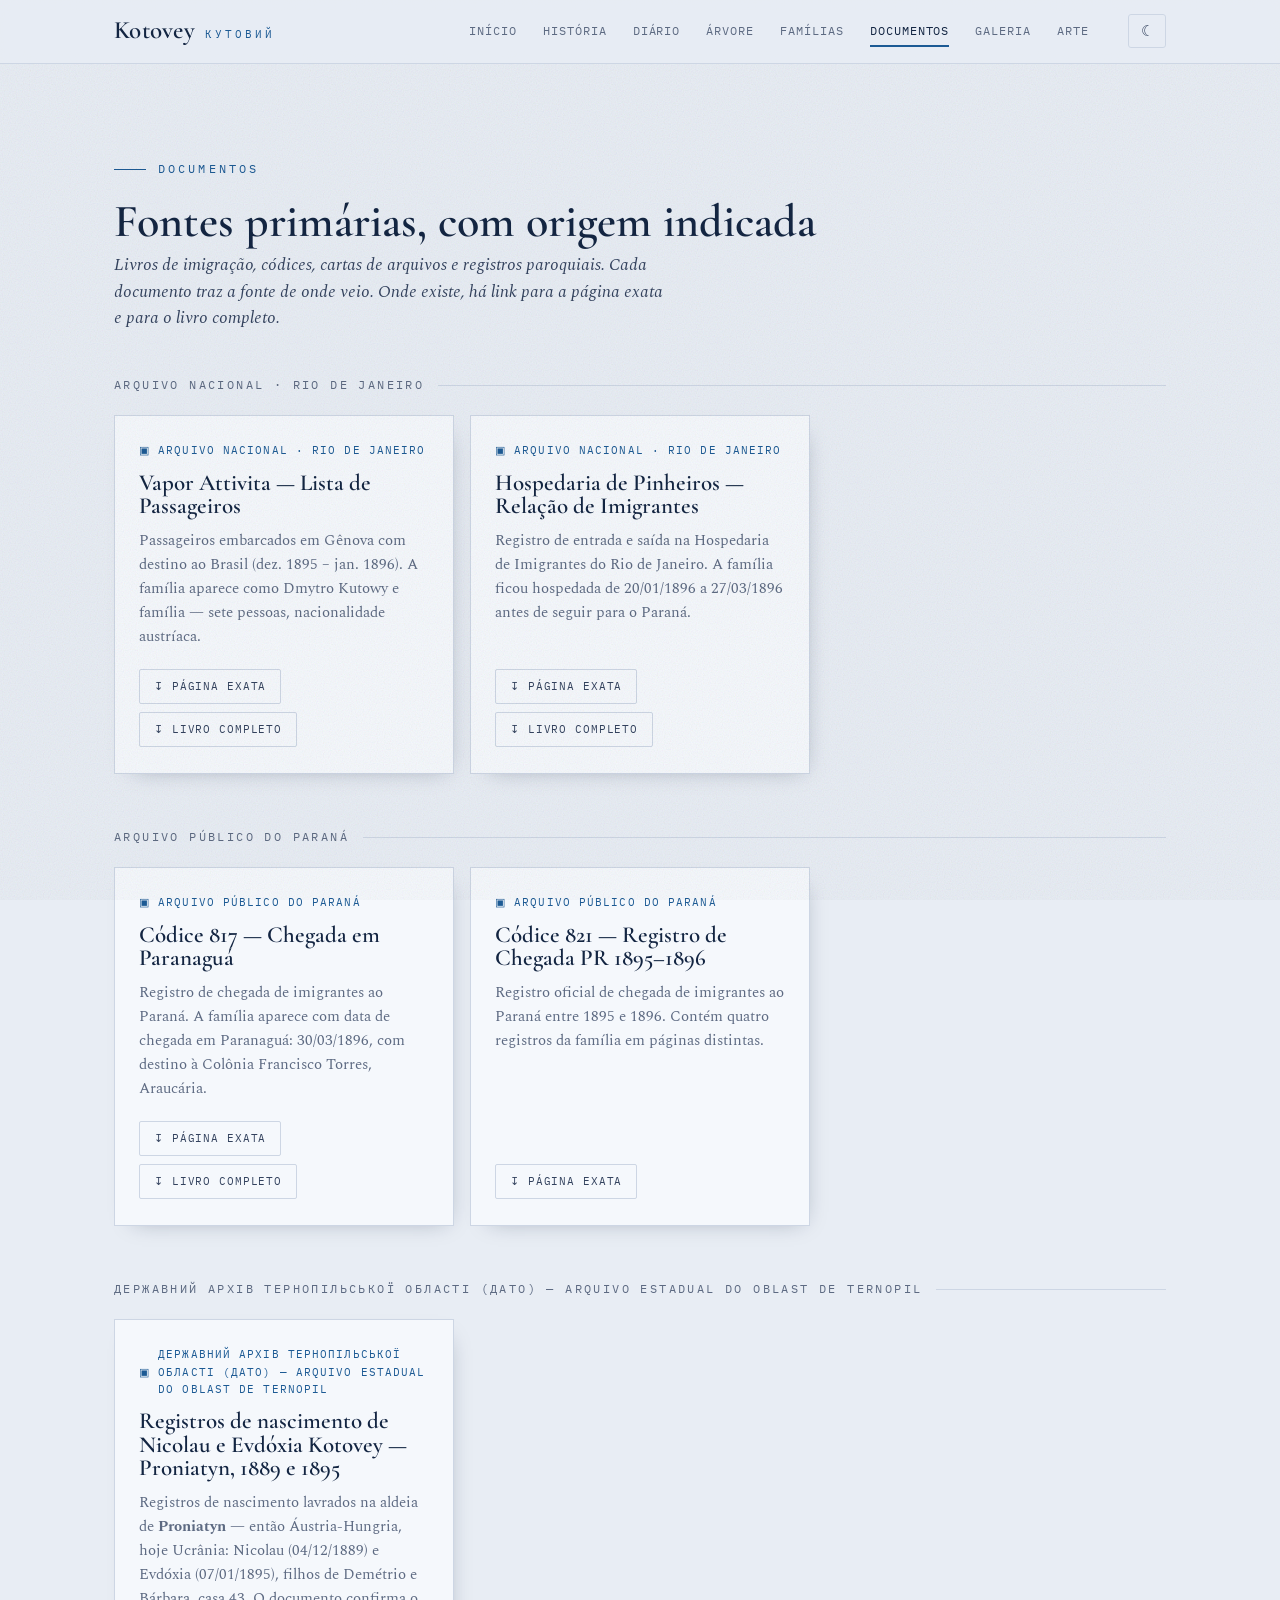
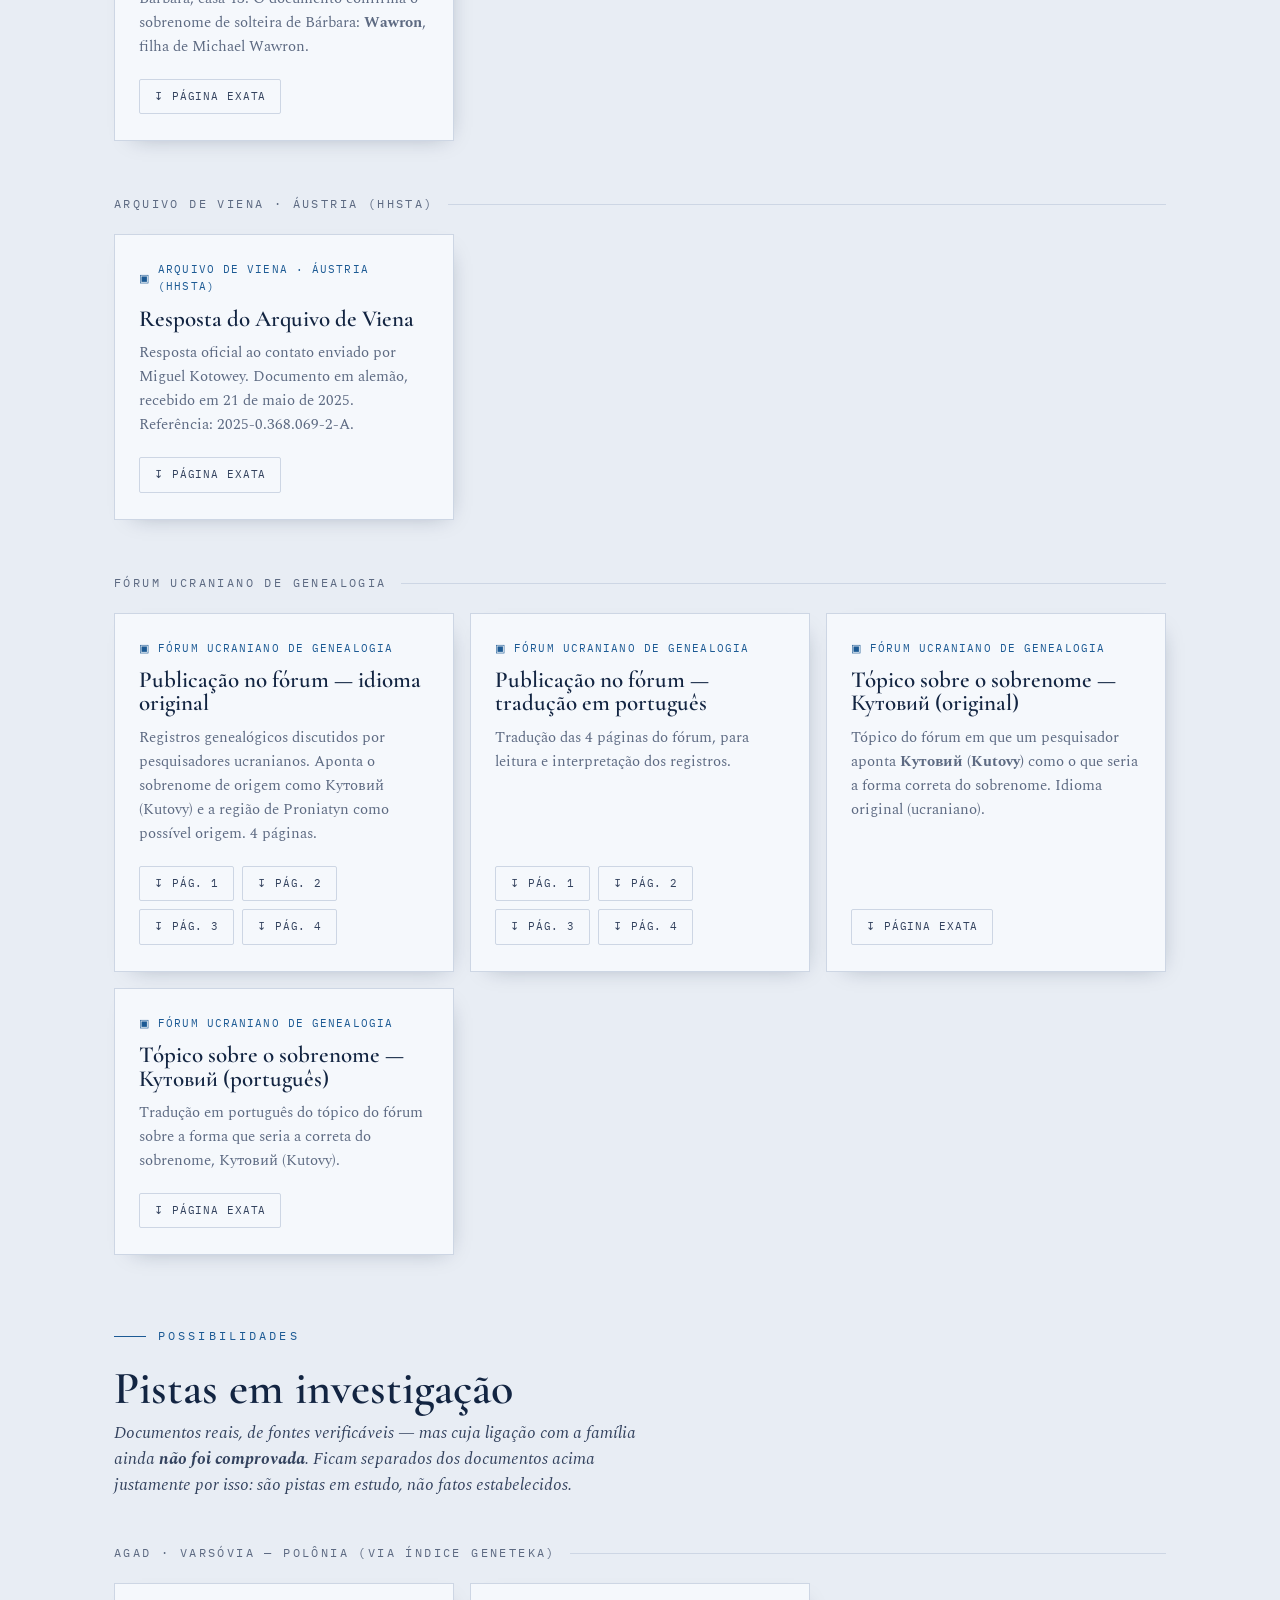
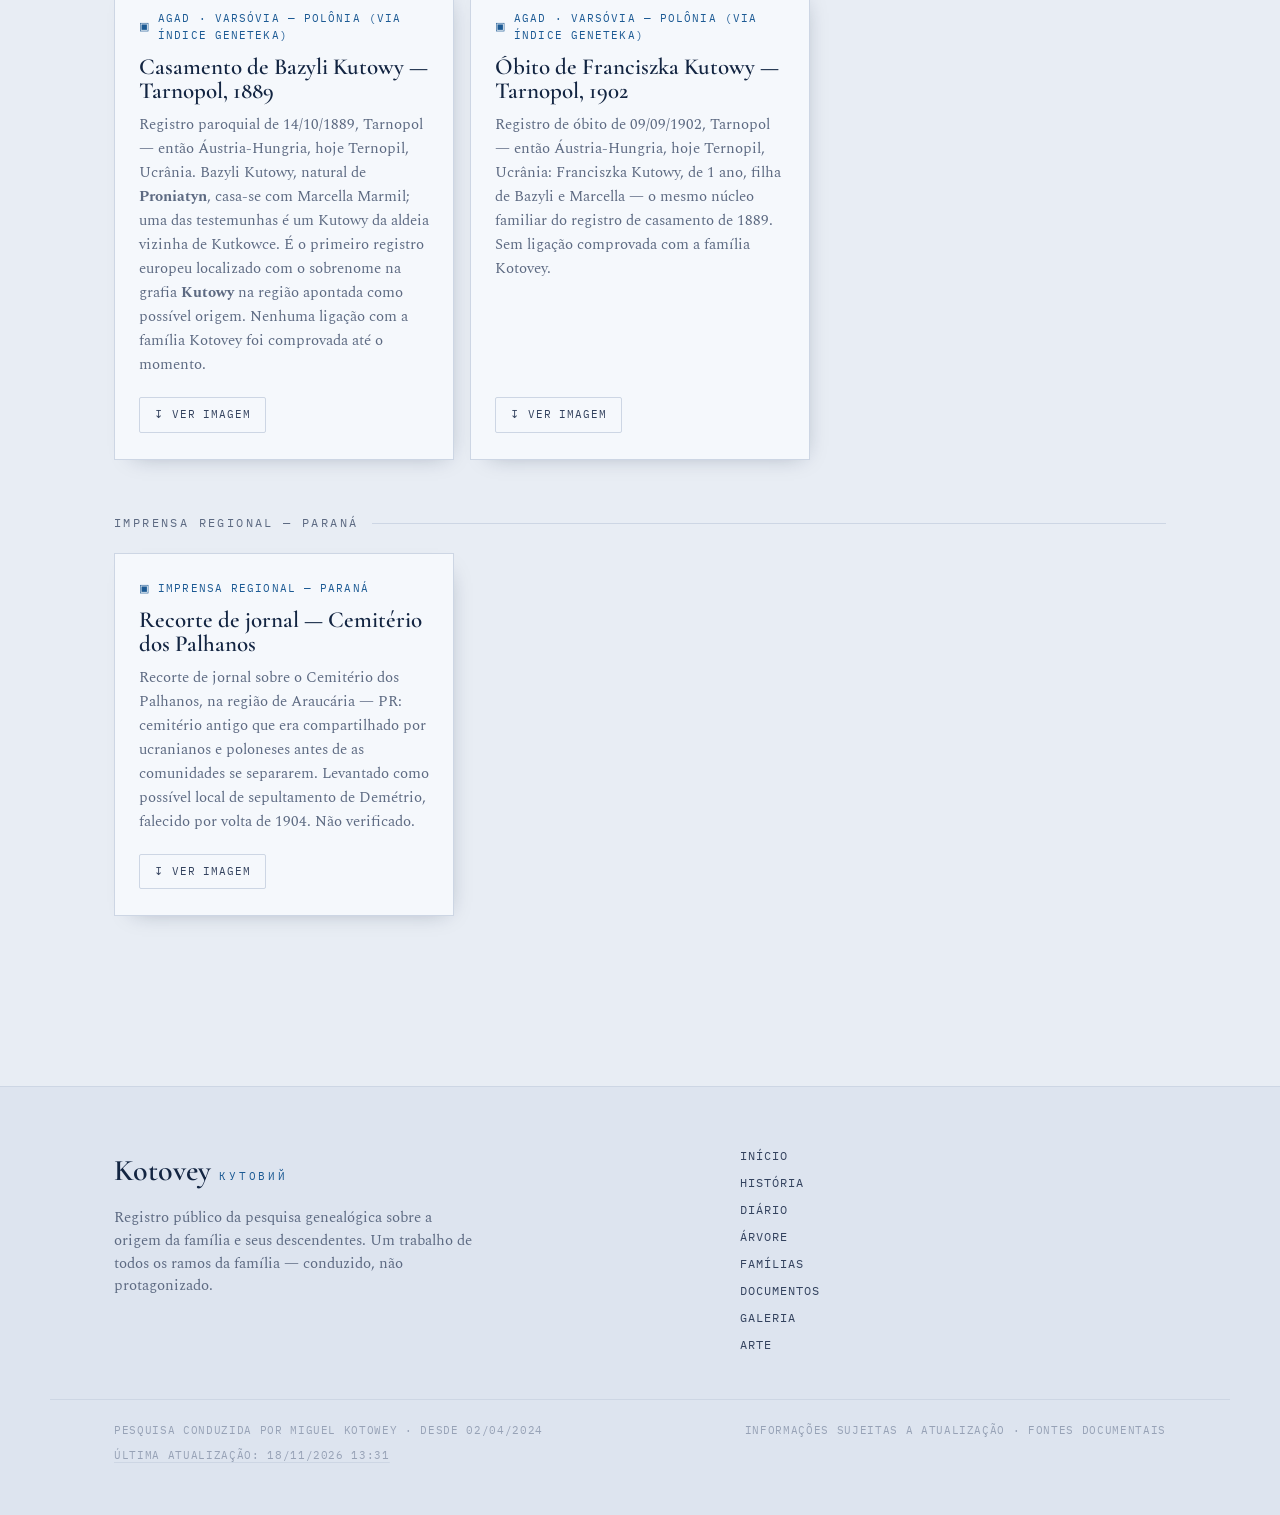
<file: documentos.html>
<!DOCTYPE html>
<html lang="pt-BR">
<head>
<meta charset="UTF-8">
<meta name="viewport" content="width=device-width, initial-scale=1.0">
<title>Documentos — Arquivo Kotovey</title>
<script>(function(){var s;try{s=localStorage.getItem('tema')}catch(e){}var d=matchMedia('(prefers-color-scheme: dark)').matches;document.documentElement.setAttribute('data-theme',s||(d?'dark':'light'));})();</script>
<link rel="preconnect" href="https://fonts.googleapis.com">
<link rel="preconnect" href="https://fonts.gstatic.com" crossorigin>
<link href="https://fonts.googleapis.com/css2?family=Cormorant+Garamond:wght@500;600;700&family=IBM+Plex+Mono:wght@400;500&family=Spectral:ital,wght@0,300;0,400;0,500;1,400&display=swap" rel="stylesheet">
<link rel="stylesheet" href="style.css">
</head>
<body data-page="documentos">

<main class="page">
  <div class="wrap">
    <p class="eyebrow">Documentos</p>
    <h1 class="secao-titulo">Fontes primárias, com origem indicada</h1>
    <p class="intro">Livros de imigração, códices, cartas de arquivos e registros paroquiais. Cada documento traz a fonte de onde veio. Onde existe, há link para a página exata e para o livro completo.</p>
    <div id="docs"></div>

    <div id="possibilidades" style="margin-top:72px">
      <p class="eyebrow">Possibilidades</p>
      <h2 class="secao-titulo">Pistas em investigação</h2>
      <p class="intro">Documentos reais, de fontes verificáveis — mas cuja ligação com a família ainda <b>não foi comprovada</b>. Ficam separados dos documentos acima justamente por isso: são pistas em estudo, não fatos estabelecidos.</p>
      <div id="docs-possiveis"></div>
    </div>
  </div>
</main>

<script>
var BASE = "";
var DOCS = [
  { fonte: "Arquivo Nacional · Rio de Janeiro", titulo: "Vapor Attivita — Lista de Passageiros",
    desc: "Passageiros embarcados em Gênova com destino ao Brasil (dez. 1895 – jan. 1896). A família aparece como Dmytro Kutowy e família — sete pessoas, nacionalidade austríaca.",
    pagina: "documentos/codices e livros/relação de passageiros - vapor attivita/pagina_exata.pdf",
    livro: "documentos/codices e livros/relação de passageiros - vapor attivita/livro-completo_BR_RJANRIO_OL_0_RPV_PRJ_05544_d0001de0001.pdf" },
  { fonte: "Arquivo Nacional · Rio de Janeiro", titulo: "Hospedaria de Pinheiros — Relação de Imigrantes",
    desc: "Registro de entrada e saída na Hospedaria de Imigrantes do Rio de Janeiro. A família ficou hospedada de 20/01/1896 a 27/03/1896 antes de seguir para o Paraná.",
    pagina: "documentos/codices e livros/relação de imigrantes - hospedaria em pinheiro/pagina_exata.pdf",
    livro: "documentos/codices e livros/relação de imigrantes - hospedaria em pinheiro/documento_completo_BR_RJANRIO_OB_0_EPE_HIP_0073_d0013de0013 (HOSPEDARIA EM PINHEIRO).pdf" },
  { fonte: "Arquivo Público do Paraná", titulo: "Códice 817 — Chegada em Paranaguá",
    desc: "Registro de chegada de imigrantes ao Paraná. A família aparece com data de chegada em Paranaguá: 30/03/1896, com destino à Colônia Francisco Torres, Araucária.",
    pagina: "documentos/codices e livros/817 - registro da chegada em Paranaguá/pagina_exata.pdf",
    livro: "documentos/codices e livros/817 - registro da chegada em Paranaguá/livro_completo_817.pdf" },
  { fonte: "Arquivo Público do Paraná", titulo: "Códice 821 — Registro de Chegada PR 1895–1896",
    desc: "Registro oficial de chegada de imigrantes ao Paraná entre 1895 e 1896. Contém quatro registros da família em páginas distintas.",
    pagina: "documentos/codices e livros/821 - registro de chegada/paginas_exatas_4_registros.pdf" },
  { id: "dato-proniatyn", fonte: "Державний архів Тернопільської області (ДАТО) — Arquivo Estadual do Oblast de Ternopil",
    titulo: "Registros de nascimento de Nicolau e Evdóxia Kotovey — Proniatyn, 1889 e 1895",
    desc: "Registros de nascimento lavrados na aldeia de <b>Proniatyn</b> — então Áustria-Hungria, hoje Ucrânia: Nicolau (04/12/1889) e Evdóxia (07/01/1895), filhos de Demétrio e Bárbara, casa 43. O documento confirma o sobrenome de solteira de Bárbara: <b>Wawron</b>, filha de Michael Wawron.",
    pagina: "documentos/dato/registro_nascimento_nicolau_evdokia_1889_1895.pdf" },
  { fonte: "Arquivo de Viena · Áustria (HHStA)", titulo: "Resposta do Arquivo de Viena",
    desc: "Resposta oficial ao contato enviado por Miguel Kotowey. Documento em alemão, recebido em 21 de maio de 2025. Referência: 2025-0.368.069-2-A.",
    pagina: "documentos/carta_viena/2025-0.368.069-2-A_-_Erledigung_21.05.2025_Miguel_KOTOWEY.pdf" },
  { fonte: "Fórum Ucraniano de Genealogia", titulo: "Publicação no fórum — idioma original",
    desc: "Registros genealógicos discutidos por pesquisadores ucranianos. Aponta o sobrenome de origem como Кутовий (Kutovy) e a região de Proniatyn como possível origem. 4 páginas.",
    multi: [
      "documentos/forum_ucraniano/idioma_original/forum_ucraniano_pagina_01.pdf",
      "documentos/forum_ucraniano/idioma_original/forum_ucraniano_pagina_02.pdf",
      "documentos/forum_ucraniano/idioma_original/forum_ucraniano_pagina_03.pdf",
      "documentos/forum_ucraniano/idioma_original/forum_ucraniano_pagina_04.pdf" ] },
  { fonte: "Fórum Ucraniano de Genealogia", titulo: "Publicação no fórum — tradução em português",
    desc: "Tradução das 4 páginas do fórum, para leitura e interpretação dos registros.",
    multi: [
      "documentos/forum_ucraniano/idioma_portugues/forum_ucraniano_pagina_01_PT_BR.pdf",
      "documentos/forum_ucraniano/idioma_portugues/forum_ucraniano_pagina_02_PT_BR.pdf",
      "documentos/forum_ucraniano/idioma_portugues/forum_ucraniano_pagina_03_PT_BR.pdf",
      "documentos/forum_ucraniano/idioma_portugues/forum_ucraniano_pagina_04_PT_BR.pdf" ] },
  { fonte: "Fórum Ucraniano de Genealogia", titulo: "Tópico sobre o sobrenome — Кутовий (original)",
    desc: "Tópico do fórum em que um pesquisador aponta <b>Кутовий (Kutovy)</b> como o que seria a forma correta do sobrenome. Idioma original (ucraniano).",
    pagina: "documentos/forum_ucraniano/idioma_original/forum_ucraniano_pagina_topico_secundario_01.pdf" },
  { fonte: "Fórum Ucraniano de Genealogia", titulo: "Tópico sobre o sobrenome — Кутовий (português)",
    desc: "Tradução em português do tópico do fórum sobre a forma que seria a correta do sobrenome, Кутовий (Kutovy).",
    pagina: "documentos/forum_ucraniano/idioma_portugues/forum_ucraniano_pagina_topico_secundario_01.pdf" },
];

var POSSIVEIS = [
  { id: "kutowy-geneteka", fonte: "AGAD · Varsóvia — Polônia (via índice Geneteka)",
    titulo: "Casamento de Bazyli Kutowy — Tarnopol, 1889",
    desc: "Registro paroquial de 14/10/1889, Tarnopol — então Áustria-Hungria, hoje Ternopil, Ucrânia. Bazyli Kutowy, natural de <b>Proniatyn</b>, casa-se com Marcella Marmil; uma das testemunhas é um Kutowy da aldeia vizinha de Kutkowce. É o primeiro registro europeu localizado com o sobrenome na grafia <b>Kutowy</b> na região apontada como possível origem. Nenhuma ligação com a família Kotovey foi comprovada até o momento.",
    pagina: "documentos/possibilidades/registro_casamento_bazyli_kutowy_1889.jpg" },
  { fonte: "AGAD · Varsóvia — Polônia (via índice Geneteka)",
    titulo: "Óbito de Franciszka Kutowy — Tarnopol, 1902",
    desc: "Registro de óbito de 09/09/1902, Tarnopol — então Áustria-Hungria, hoje Ternopil, Ucrânia: Franciszka Kutowy, de 1 ano, filha de Bazyli e Marcella — o mesmo núcleo familiar do registro de casamento de 1889. Sem ligação comprovada com a família Kotovey.",
    pagina: "documentos/possibilidades/registro_obito_franciszka_kutowy_1902.jpg" },
  { id: "cemiterio-palhano", fonte: "Imprensa regional — Paraná",
    titulo: "Recorte de jornal — Cemitério dos Palhanos",
    desc: "Recorte de jornal sobre o Cemitério dos Palhanos, na região de Araucária — PR: cemitério antigo que era compartilhado por ucranianos e poloneses antes de as comunidades se separarem. Levantado como possível local de sepultamento de Demétrio, falecido por volta de 1904. Não verificado.",
    pagina: "documentos/imprensa/jornal_cemiterio_palhano.jpg" },
];

function href(p) { return encodeURI(BASE + p); }

function renderDocs(lista, elId) {
  var fontes = [];
  lista.forEach(function (d) { if (fontes.indexOf(d.fonte) < 0) fontes.push(d.fonte); });
  document.getElementById(elId).innerHTML = fontes.map(function (f) {
    var cards = lista.filter(function (d) { return d.fonte === f; }).map(function (d) {
      var links = "";
      var rotulo = (d.pagina && /\.(jpg|jpeg|png)$/i.test(d.pagina)) ? "Ver imagem" : "Página exata";
      if (d.pagina) links += '<a class="doclink pdf" target="_blank" rel="noopener" href="' + href(d.pagina) + '">' + rotulo + '</a>';
      if (d.livro)  links += '<a class="doclink pdf" target="_blank" rel="noopener" href="' + href(d.livro) + '">Livro completo</a>';
      if (d.multi)  links += d.multi.map(function (p, i) { return '<a class="doclink pdf" target="_blank" rel="noopener" href="' + href(p) + '">Pág. ' + (i + 1) + "</a>"; }).join("");
      return '<div class="dcard"' + (d.id ? ' id="' + d.id + '"' : "") + '><div class="fonte">' + d.fonte + "</div><h3>" + d.titulo + "</h3><p>" + d.desc + '</p><div class="links">' + links + "</div></div>";
    }).join("");
    return '<div class="fonte-group"><div class="gen-label">' + f + '</div><div class="dcards">' + cards + "</div></div>";
  }).join("");
}

renderDocs(DOCS, "docs");
renderDocs(POSSIVEIS, "docs-possiveis");
</script>
<script src="app.js"></script>
</body>
</html>
</file>
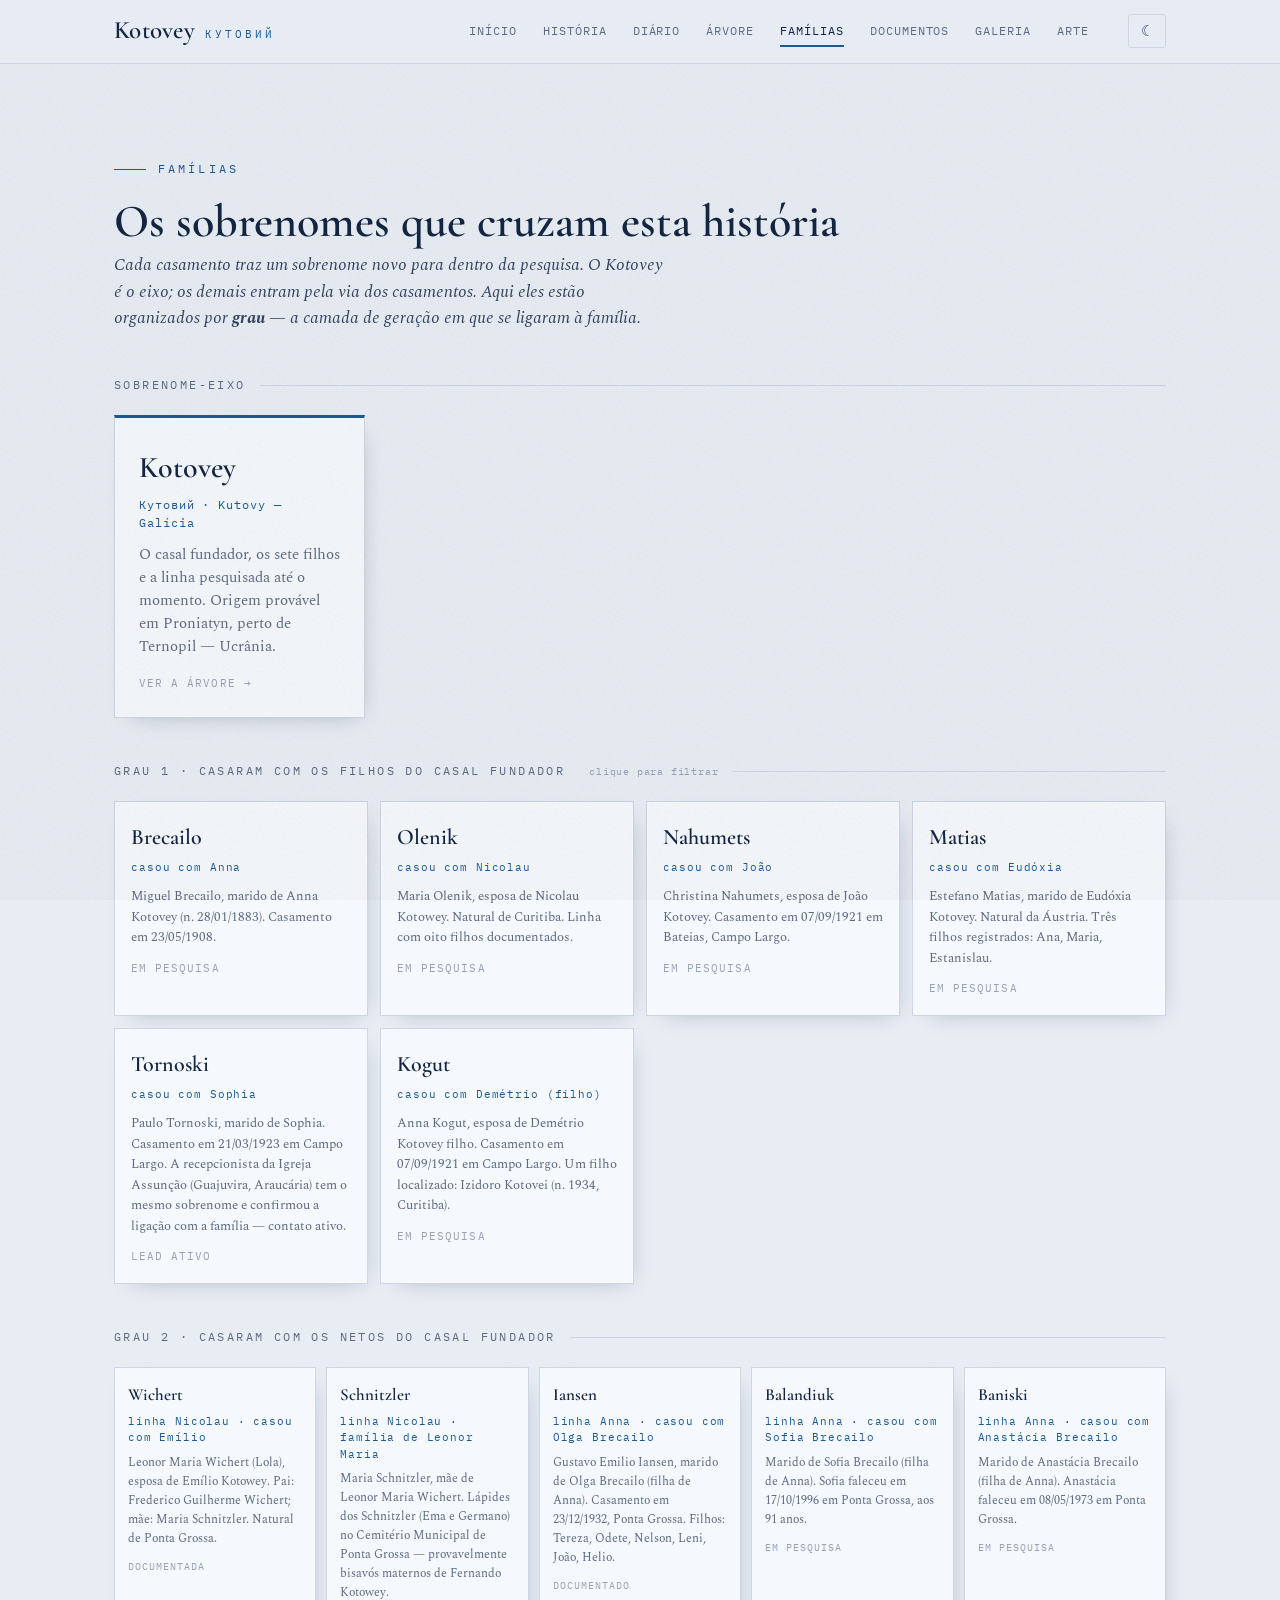
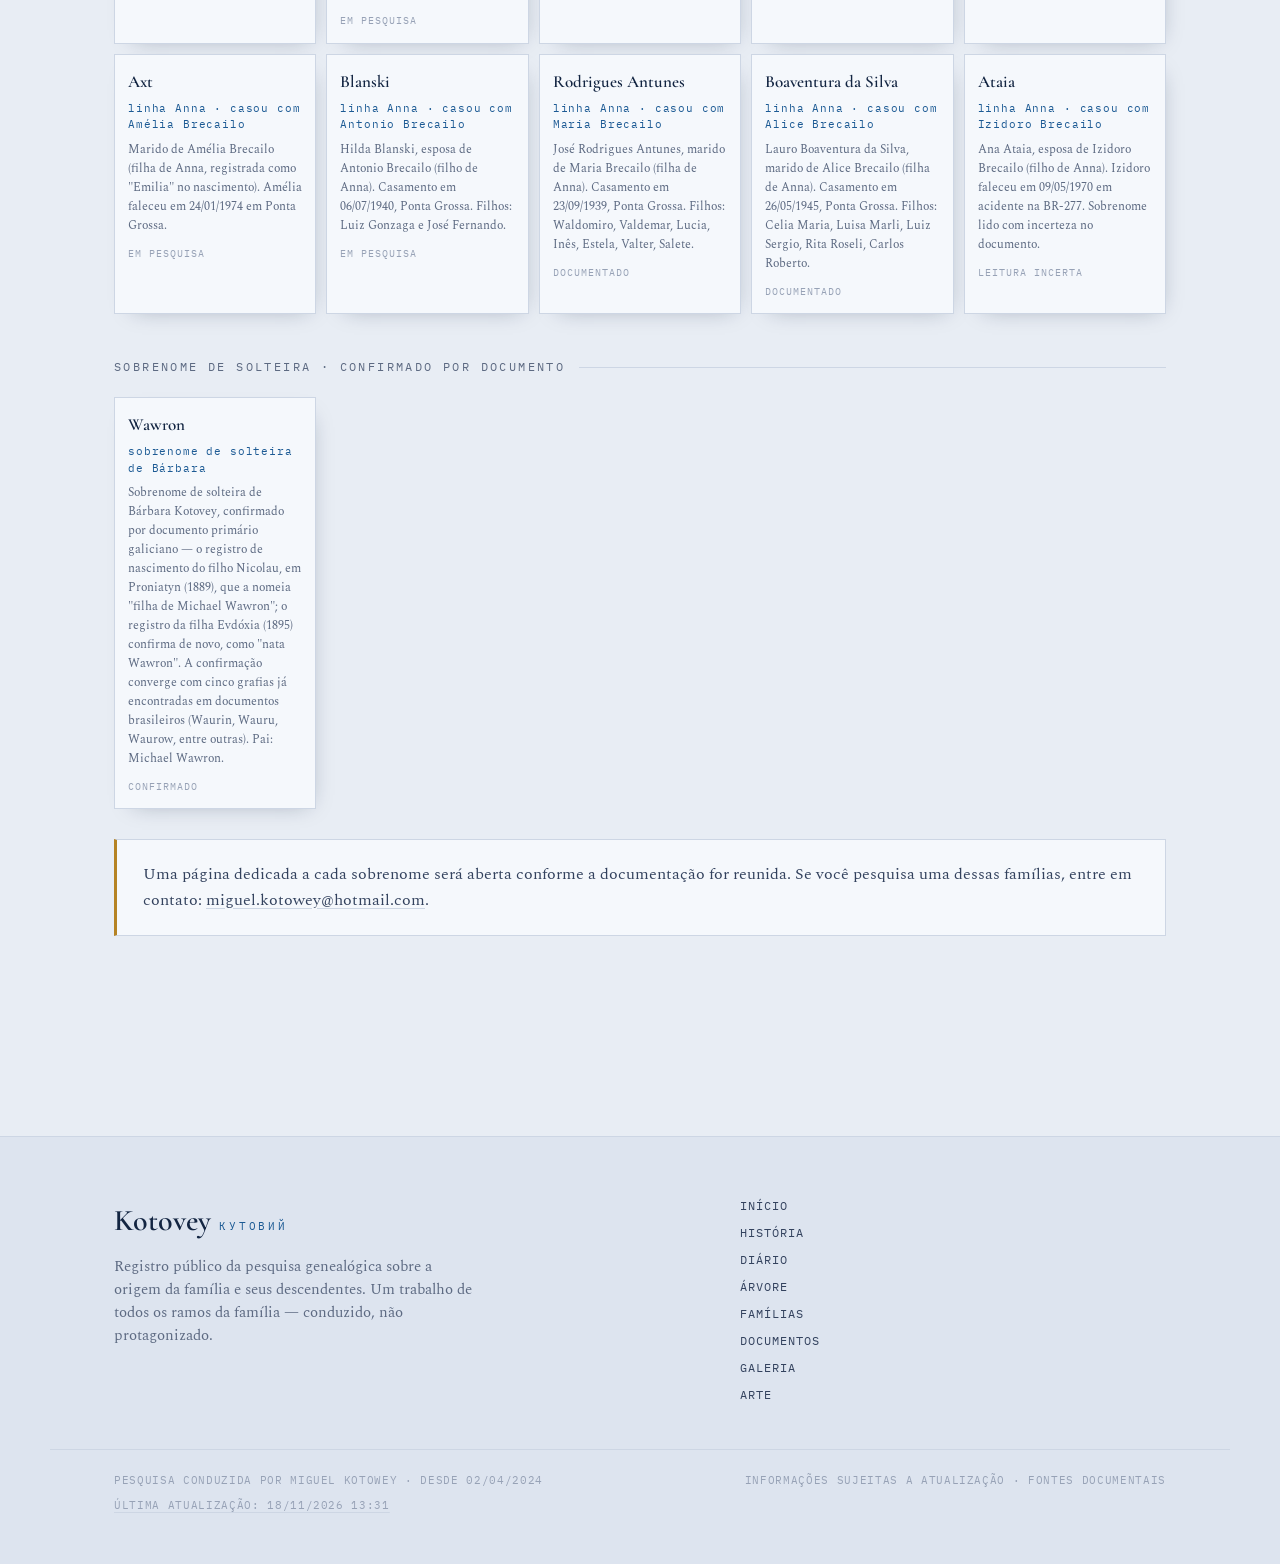
<file: familias.html>
<!DOCTYPE html>
<html lang="pt-BR">
<head>
<meta charset="UTF-8">
<meta name="viewport" content="width=device-width, initial-scale=1.0">
<title>Famílias — Arquivo Kotovey</title>
<script>(function(){var s;try{s=localStorage.getItem('tema')}catch(e){}var d=matchMedia('(prefers-color-scheme: dark)').matches;document.documentElement.setAttribute('data-theme',s||(d?'dark':'light'));})();</script>
<link rel="preconnect" href="https://fonts.googleapis.com">
<link rel="preconnect" href="https://fonts.gstatic.com" crossorigin>
<link href="https://fonts.googleapis.com/css2?family=Cormorant+Garamond:wght@500;600;700&family=IBM+Plex+Mono:wght@400;500&family=Spectral:ital,wght@0,300;0,400;0,500;1,400&display=swap" rel="stylesheet">
<link rel="stylesheet" href="style.css">
</head>
<body data-page="familias">

<main class="page">
  <div class="wrap">
    <p class="eyebrow">Famílias</p>
    <h1 class="secao-titulo">Os sobrenomes que cruzam esta história</h1>
    <p class="intro">Cada casamento traz um sobrenome novo para dentro da pesquisa. O Kotovey é o eixo; os demais entram pela via dos casamentos. Aqui eles estão organizados por <b>grau</b> — a camada de geração em que se ligaram à família.</p>

    <div class="gen-label">Sobrenome-eixo</div>
    <div class="fam-grid">
      <a class="fam main" href="arvore.html"><div class="fnome">Kotovey</div><div class="forig">Кутовий · Kutovy — Galícia</div><p>O casal fundador, os sete filhos e a linha pesquisada até o momento. Origem provável em Proniatyn, perto de Ternopil — Ucrânia.</p><div class="status">Ver a árvore →</div></a>
    </div>

    <div class="gen-label">Grau 1 · casaram com os filhos do casal fundador <span class="filtro-hint">clique para filtrar</span></div>
    <div class="fam-grid g1" id="grid-g1">
      <div class="fam filtravel" data-id="brecailo"><div class="fnome">Brecailo</div><div class="forig">casou com Anna</div><p>Miguel Brecailo, marido de Anna Kotovey (n. 28/01/1883). Casamento em 23/05/1908.</p><div class="status">Em pesquisa</div></div>
      <div class="fam filtravel" data-id="olenik"><div class="fnome">Olenik</div><div class="forig">casou com Nicolau</div><p>Maria Olenik, esposa de Nicolau Kotowey. Natural de Curitiba. Linha com oito filhos documentados.</p><div class="status">Em pesquisa</div></div>
      <div class="fam filtravel" data-id="nahumets"><div class="fnome">Nahumets</div><div class="forig">casou com João</div><p>Christina Nahumets, esposa de João Kotovey. Casamento em 07/09/1921 em Bateias, Campo Largo.</p><div class="status">Em pesquisa</div></div>
      <div class="fam filtravel" data-id="matias"><div class="fnome">Matias</div><div class="forig">casou com Eudóxia</div><p>Estefano Matias, marido de Eudóxia Kotovey. Natural da Áustria. Três filhos registrados: Ana, Maria, Estanislau.</p><div class="status">Em pesquisa</div></div>
      <div class="fam filtravel" data-id="tornoski"><div class="fnome">Tornoski</div><div class="forig">casou com Sophia</div><p>Paulo Tornoski, marido de Sophia. Casamento em 21/03/1923 em Campo Largo. A recepcionista da Igreja Assunção (Guajuvira, Araucária) tem o mesmo sobrenome e confirmou a ligação com a família — contato ativo.</p><div class="status">Lead ativo</div></div>
      <div class="fam filtravel" data-id="kogut"><div class="fnome">Kogut</div><div class="forig">casou com Demétrio (filho)</div><p>Anna Kogut, esposa de Demétrio Kotovey filho. Casamento em 07/09/1921 em Campo Largo. Um filho localizado: Izidoro Kotovei (n. 1934, Curitiba).</p><div class="status">Em pesquisa</div></div>
    </div>

    <div class="gen-label">Grau 2 · casaram com os netos do casal fundador</div>
    <div class="fam-grid g2" id="grid-g2">
      <div class="fam" data-linha="olenik"><div class="fnome">Wichert</div><div class="forig">linha Nicolau · casou com Emílio</div><p>Leonor Maria Wichert (Lola), esposa de Emílio Kotowey. Pai: Frederico Guilherme Wichert; mãe: Maria Schnitzler. Natural de Ponta Grossa.</p><div class="status">Documentada</div></div>
      <div class="fam" data-linha="olenik"><div class="fnome">Schnitzler</div><div class="forig">linha Nicolau · família de Leonor Maria</div><p>Maria Schnitzler, mãe de Leonor Maria Wichert. Lápides dos Schnitzler (Ema e Germano) no Cemitério Municipal de Ponta Grossa — provavelmente bisavós maternos de Fernando Kotowey.</p><div class="status">Em pesquisa</div></div>
      <div class="fam" data-linha="brecailo"><div class="fnome">Iansen</div><div class="forig">linha Anna · casou com Olga Brecailo</div><p>Gustavo Emilio Iansen, marido de Olga Brecailo (filha de Anna). Casamento em 23/12/1932, Ponta Grossa. Filhos: Tereza, Odete, Nelson, Leni, João, Helio.</p><div class="status">Documentado</div></div>
      <div class="fam" data-linha="brecailo"><div class="fnome">Balandiuk</div><div class="forig">linha Anna · casou com Sofia Brecailo</div><p>Marido de Sofia Brecailo (filha de Anna). Sofia faleceu em 17/10/1996 em Ponta Grossa, aos 91 anos.</p><div class="status">Em pesquisa</div></div>
      <div class="fam" data-linha="brecailo"><div class="fnome">Baniski</div><div class="forig">linha Anna · casou com Anastácia Brecailo</div><p>Marido de Anastácia Brecailo (filha de Anna). Anastácia faleceu em 08/05/1973 em Ponta Grossa.</p><div class="status">Em pesquisa</div></div>
      <div class="fam" data-linha="brecailo"><div class="fnome">Axt</div><div class="forig">linha Anna · casou com Amélia Brecailo</div><p>Marido de Amélia Brecailo (filha de Anna, registrada como "Emilia" no nascimento). Amélia faleceu em 24/01/1974 em Ponta Grossa.</p><div class="status">Em pesquisa</div></div>
      <div class="fam" data-linha="brecailo"><div class="fnome">Blanski</div><div class="forig">linha Anna · casou com Antonio Brecailo</div><p>Hilda Blanski, esposa de Antonio Brecailo (filho de Anna). Casamento em 06/07/1940, Ponta Grossa. Filhos: Luiz Gonzaga e José Fernando.</p><div class="status">Em pesquisa</div></div>
      <div class="fam" data-linha="brecailo"><div class="fnome">Rodrigues Antunes</div><div class="forig">linha Anna · casou com Maria Brecailo</div><p>José Rodrigues Antunes, marido de Maria Brecailo (filha de Anna). Casamento em 23/09/1939, Ponta Grossa. Filhos: Waldomiro, Valdemar, Lucia, Inês, Estela, Valter, Salete.</p><div class="status">Documentado</div></div>
      <div class="fam" data-linha="brecailo"><div class="fnome">Boaventura da Silva</div><div class="forig">linha Anna · casou com Alice Brecailo</div><p>Lauro Boaventura da Silva, marido de Alice Brecailo (filha de Anna). Casamento em 26/05/1945, Ponta Grossa. Filhos: Celia Maria, Luisa Marli, Luiz Sergio, Rita Roseli, Carlos Roberto.</p><div class="status">Documentado</div></div>
      <div class="fam" data-linha="brecailo"><div class="fnome">Ataia</div><div class="forig">linha Anna · casou com Izidoro Brecailo</div><p>Ana Ataia, esposa de Izidoro Brecailo (filho de Anna). Izidoro faleceu em 09/05/1970 em acidente na BR-277. Sobrenome lido com incerteza no documento.</p><div class="status">Leitura incerta</div></div>
    </div>

    <div class="gen-label">Sobrenome de solteira · confirmado por documento</div>
    <div class="fam-grid g2">
      <div class="fam"><div class="fnome">Wawron</div><div class="forig">sobrenome de solteira de Bárbara</div><p>Sobrenome de solteira de Bárbara Kotovey, confirmado por documento primário galiciano — o registro de nascimento do filho Nicolau, em Proniatyn (1889), que a nomeia "filha de Michael Wawron"; o registro da filha Evdóxia (1895) confirma de novo, como "nata Wawron". A confirmação converge com cinco grafias já encontradas em documentos brasileiros (Waurin, Wauru, Waurow, entre outras). Pai: Michael Wawron.</p><div class="status">Confirmado</div></div>
    </div>

    <div class="nota">Uma página dedicada a cada sobrenome será aberta conforme a documentação for reunida. Se você pesquisa uma dessas famílias, entre em contato: <a href="mailto:miguel.kotowey@hotmail.com">miguel.kotowey@hotmail.com</a>.</div>
  </div>
</main>

<script src="app.js"></script>
<script>
(function(){
  var ativo = null;
  document.querySelectorAll('.fam.filtravel').forEach(function(card){
    card.addEventListener('click', function(){
      var id = card.dataset.id;
      if(ativo === id){ // desativa
        ativo = null;
        document.querySelectorAll('.fam.filtravel').forEach(function(c){ c.classList.remove('ativo','dim'); });
        document.querySelectorAll('#grid-g2 .fam').forEach(function(c){ c.classList.remove('fam-hidden'); });
      } else {
        ativo = id;
        document.querySelectorAll('.fam.filtravel').forEach(function(c){
          c.classList.toggle('ativo', c.dataset.id === id);
          c.classList.toggle('dim', c.dataset.id !== id);
        });
        document.querySelectorAll('#grid-g2 .fam').forEach(function(c){
          c.classList.toggle('fam-hidden', c.dataset.linha !== id);
        });
      }
    });
  });
})();
</script>
</body>
</html>
</file>
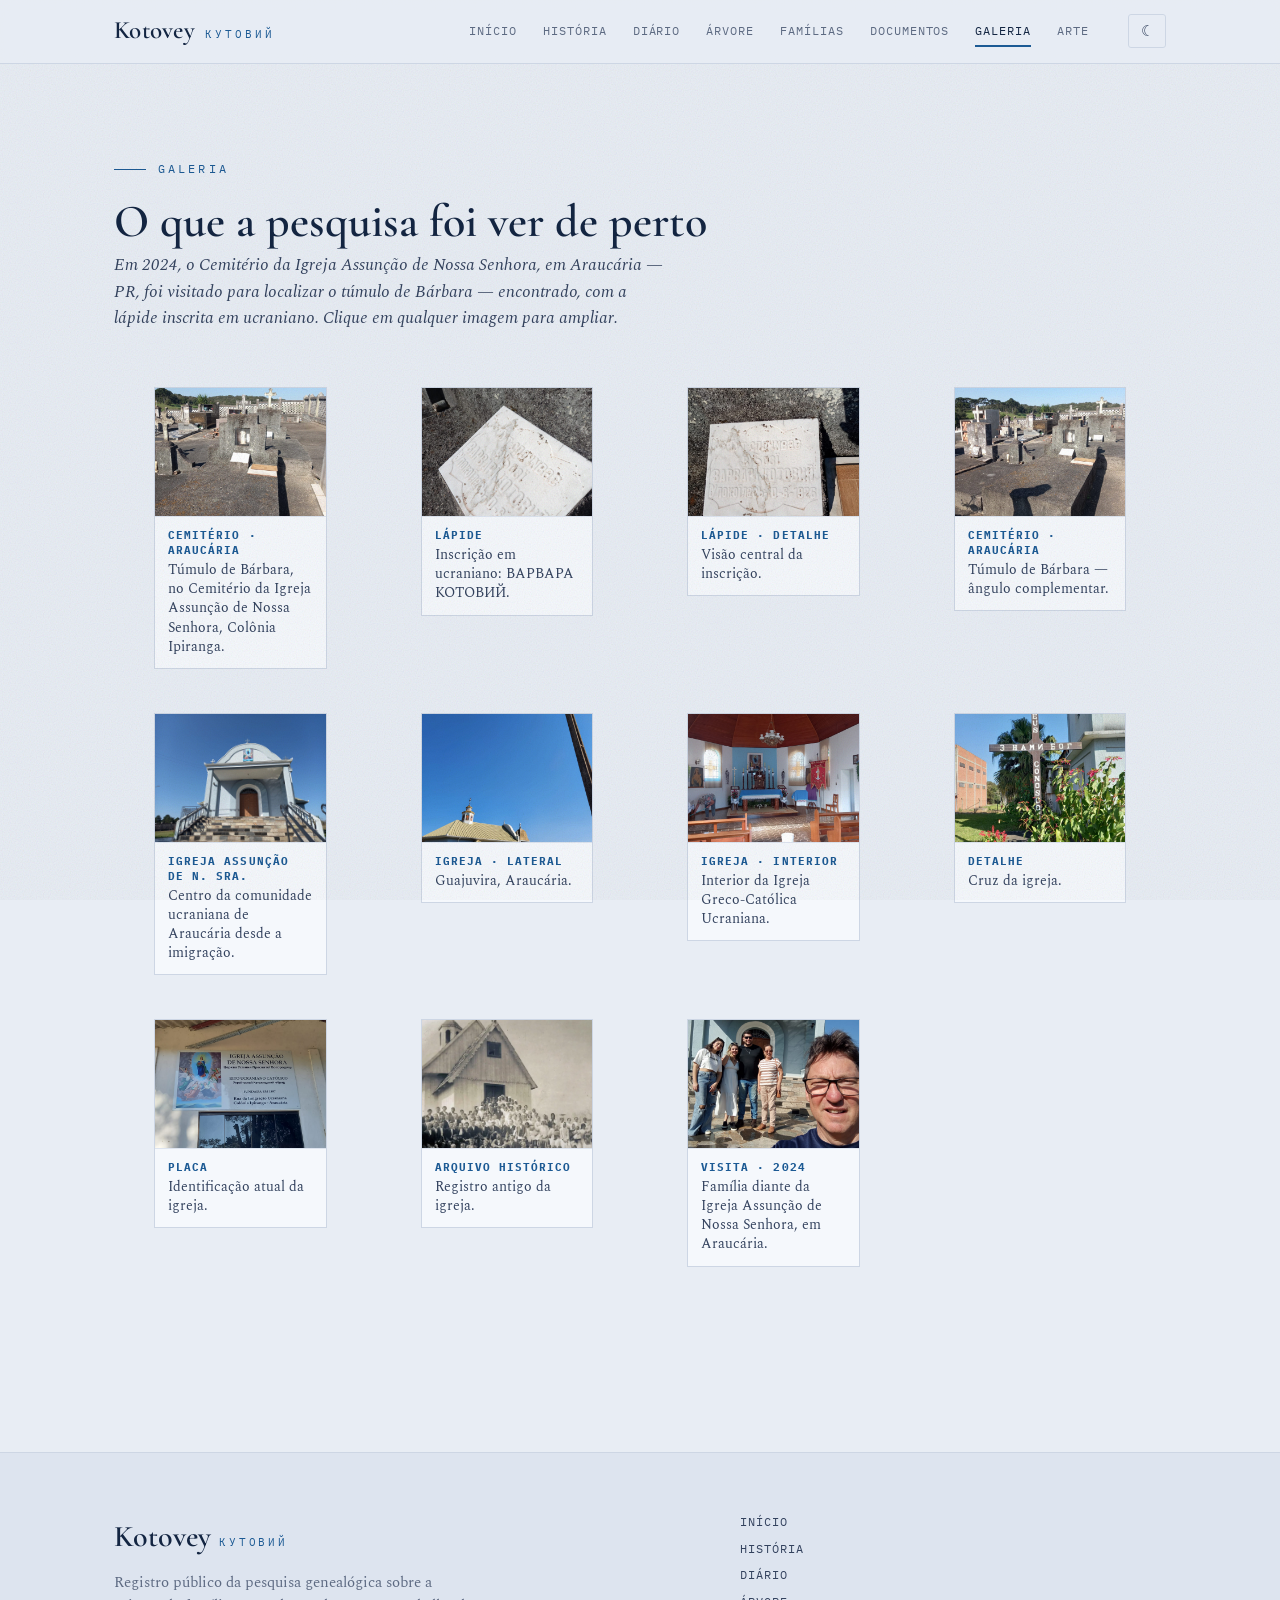
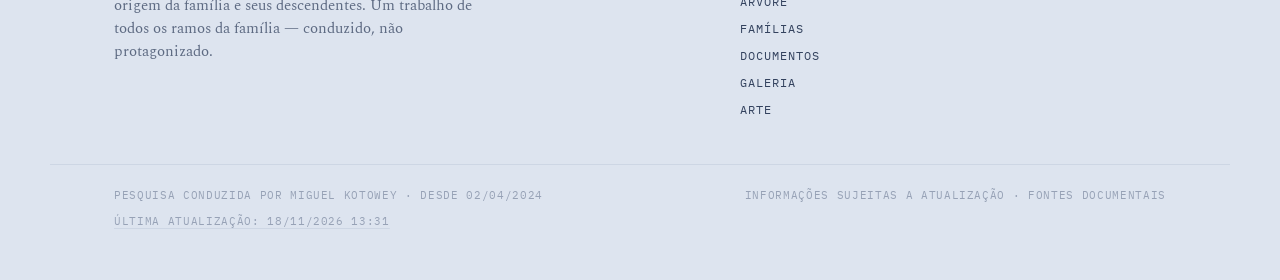
<file: galeria.html>
<!DOCTYPE html>
<html lang="pt-BR">
<head>
<meta charset="UTF-8">
<meta name="viewport" content="width=device-width, initial-scale=1.0">
<title>Galeria — Arquivo Kotovey</title>
<script>(function(){var s;try{s=localStorage.getItem('tema')}catch(e){}var d=matchMedia('(prefers-color-scheme: dark)').matches;document.documentElement.setAttribute('data-theme',s||(d?'dark':'light'));})();</script>
<link rel="preconnect" href="https://fonts.googleapis.com">
<link rel="preconnect" href="https://fonts.gstatic.com" crossorigin>
<link href="https://fonts.googleapis.com/css2?family=Cormorant+Garamond:wght@500;600;700&family=IBM+Plex+Mono:wght@400;500&family=Spectral:ital,wght@0,300;0,400;0,500;1,400&display=swap" rel="stylesheet">
<link rel="stylesheet" href="style.css">
</head>
<body data-page="galeria">

<main class="page">
  <div class="wrap">
    <p class="eyebrow">Galeria</p>
    <h1 class="secao-titulo">O que a pesquisa foi ver de perto</h1>
    <p class="intro">Em 2024, o Cemitério da Igreja Assunção de Nossa Senhora, em Araucária — PR, foi visitado para localizar o túmulo de Bárbara — encontrado, com a lápide inscrita em ucraniano. Clique em qualquer imagem para ampliar.</p>

    <div class="galeria">
      <figure class="gitem"><img loading="lazy" src="imagens/viagem_para_araucaria/tumulo_real_de_barbara_foto_01.jpeg" alt="Túmulo de Bárbara"><figcaption><b>Cemitério · Araucária</b>Túmulo de Bárbara, no Cemitério da Igreja Assunção de Nossa Senhora, Colônia Ipiranga.</figcaption></figure>
      <figure class="gitem"><img loading="lazy" src="imagens/viagem_para_araucaria/lapide_real_de_barbara.jpeg" alt="Lápide de Bárbara"><figcaption><b>Lápide</b>Inscrição em ucraniano: ВАРВАРА КОТОВИЙ.</figcaption></figure>
      <figure class="gitem"><img loading="lazy" src="imagens/viagem_para_araucaria/lapide_real_de_barbara_visao_central_.jpeg" alt="Lápide de Bárbara — visão central"><figcaption><b>Lápide · detalhe</b>Visão central da inscrição.</figcaption></figure>
      <figure class="gitem"><img loading="lazy" src="imagens/viagem_para_araucaria/tumulo_real_de_barbara_foto_02.jpeg" alt="Túmulo de Bárbara — outro ângulo"><figcaption><b>Cemitério · Araucária</b>Túmulo de Bárbara — ângulo complementar.</figcaption></figure>
      <figure class="gitem"><img loading="lazy" src="imagens/viagem_para_araucaria/visão_frontal_da_igreja.jpeg" alt="Igreja — visão frontal"><figcaption><b>Igreja Assunção de N. Sra.</b>Centro da comunidade ucraniana de Araucária desde a imigração.</figcaption></figure>
      <figure class="gitem"><img loading="lazy" src="imagens/viagem_para_araucaria/visão_lateral_da_igreja.jpeg" alt="Igreja — visão lateral"><figcaption><b>Igreja · lateral</b>Guajuvira, Araucária.</figcaption></figure>
      <figure class="gitem"><img loading="lazy" src="imagens/viagem_para_araucaria/visão_interna_da_igreja.jpeg" alt="Igreja — interior"><figcaption><b>Igreja · interior</b>Interior da Igreja Greco-Católica Ucraniana.</figcaption></figure>
      <figure class="gitem"><img loading="lazy" src="imagens/viagem_para_araucaria/cruz_da_igreja.jpeg" alt="Cruz da igreja"><figcaption><b>Detalhe</b>Cruz da igreja.</figcaption></figure>
      <figure class="gitem"><img loading="lazy" src="imagens/viagem_para_araucaria/placa_da_igreja_atualmente.jpeg" alt="Placa da igreja"><figcaption><b>Placa</b>Identificação atual da igreja.</figcaption></figure>
      <figure class="gitem"><img loading="lazy" src="imagens/viagem_para_araucaria/foto_antiga_da_igreja.webp" alt="Foto antiga da igreja"><figcaption><b>Arquivo histórico</b>Registro antigo da igreja.</figcaption></figure>
      <figure class="gitem"><img loading="lazy" src="imagens/viagem_para_araucaria/fernando_e_familia_na_igreja.jpeg" alt="Família diante da igreja"><figcaption><b>Visita · 2024</b>Família diante da Igreja Assunção de Nossa Senhora, em Araucária.</figcaption></figure>
    </div>
  </div>
</main>

<script src="app.js"></script>
</body>
</html>
</file>
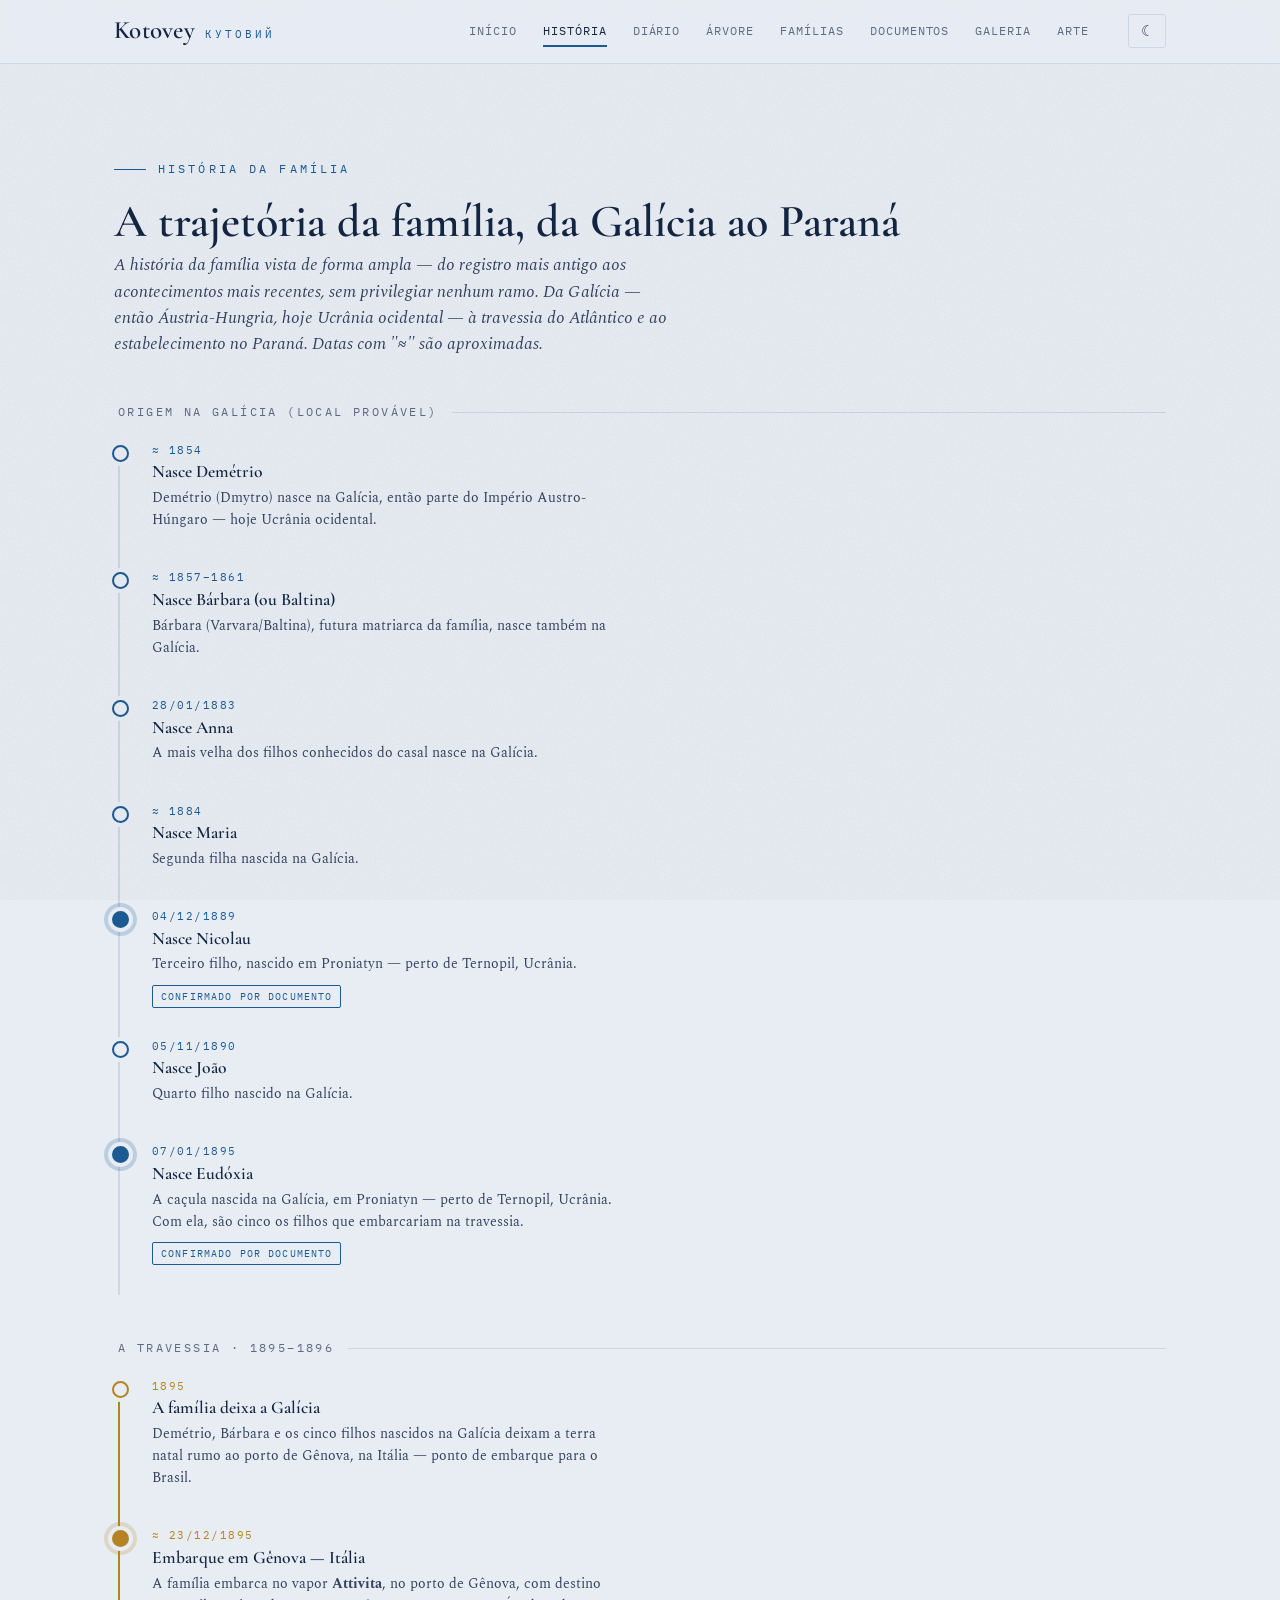
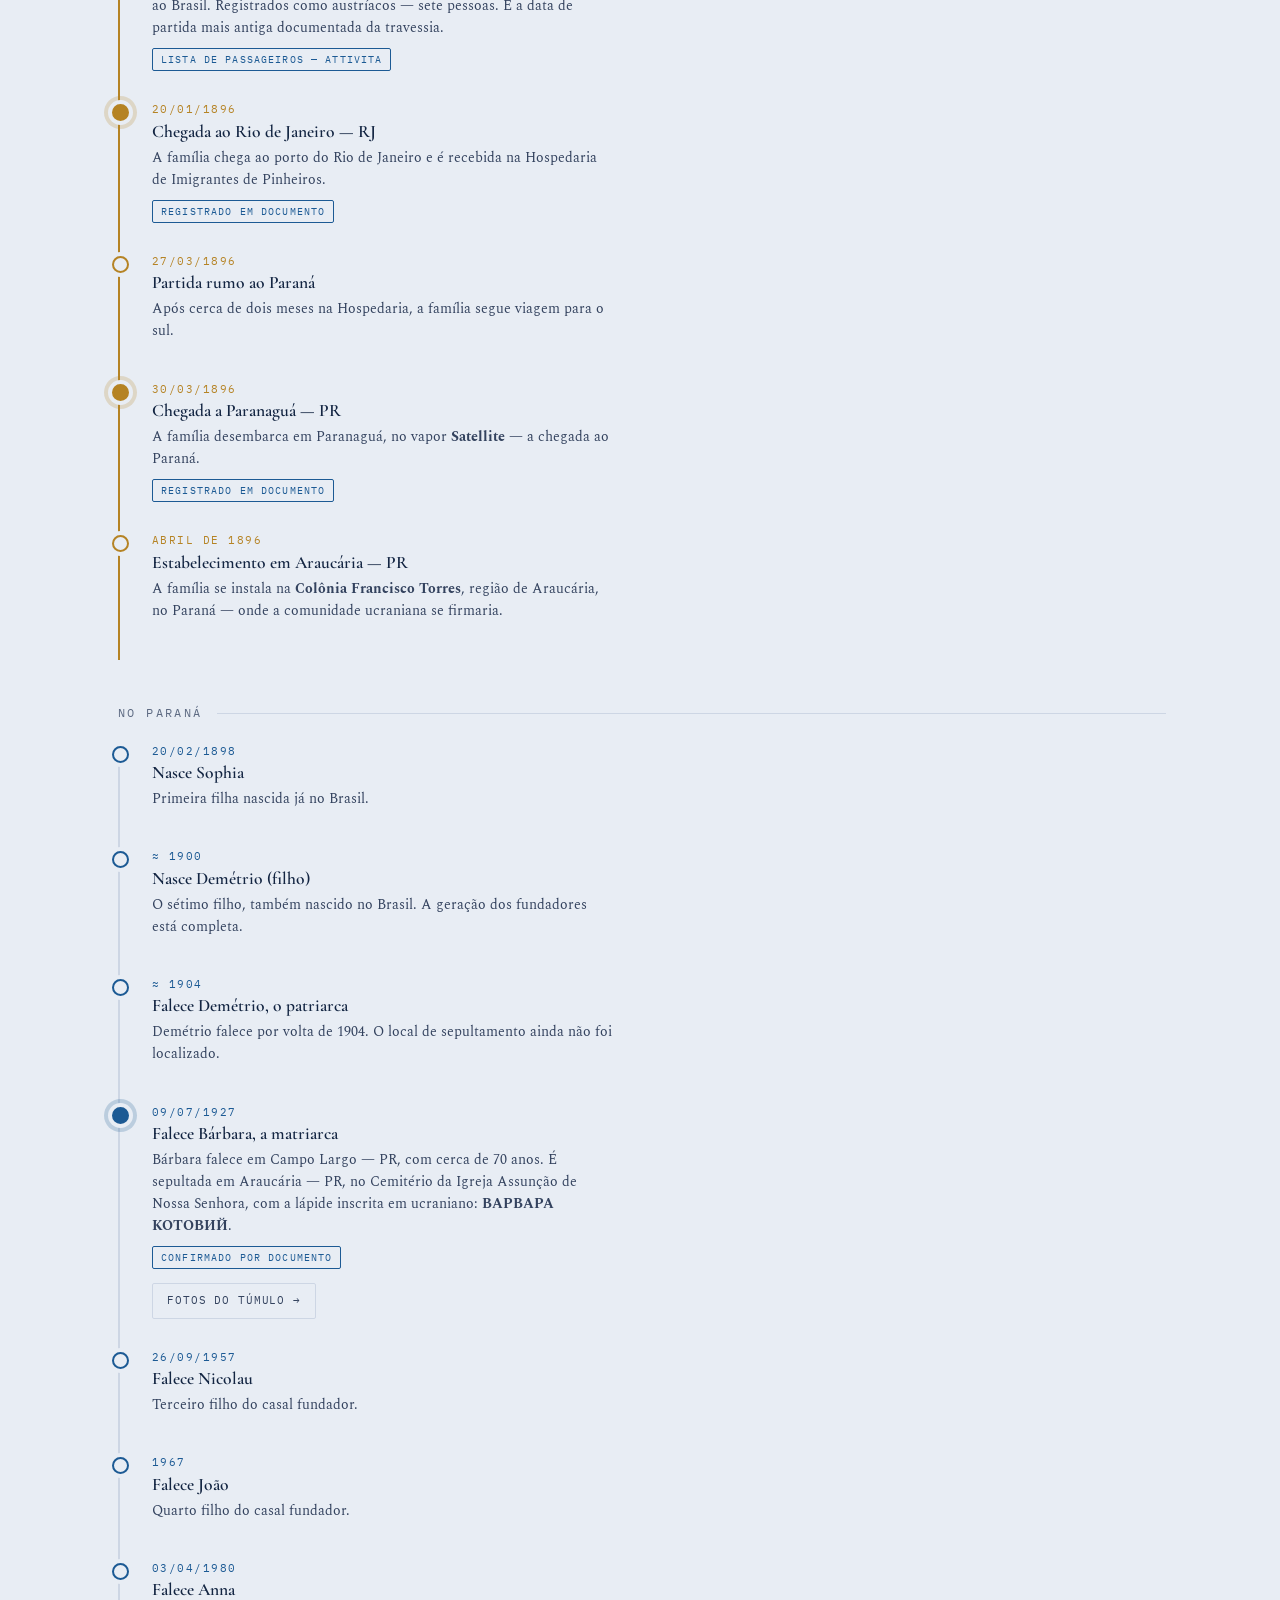
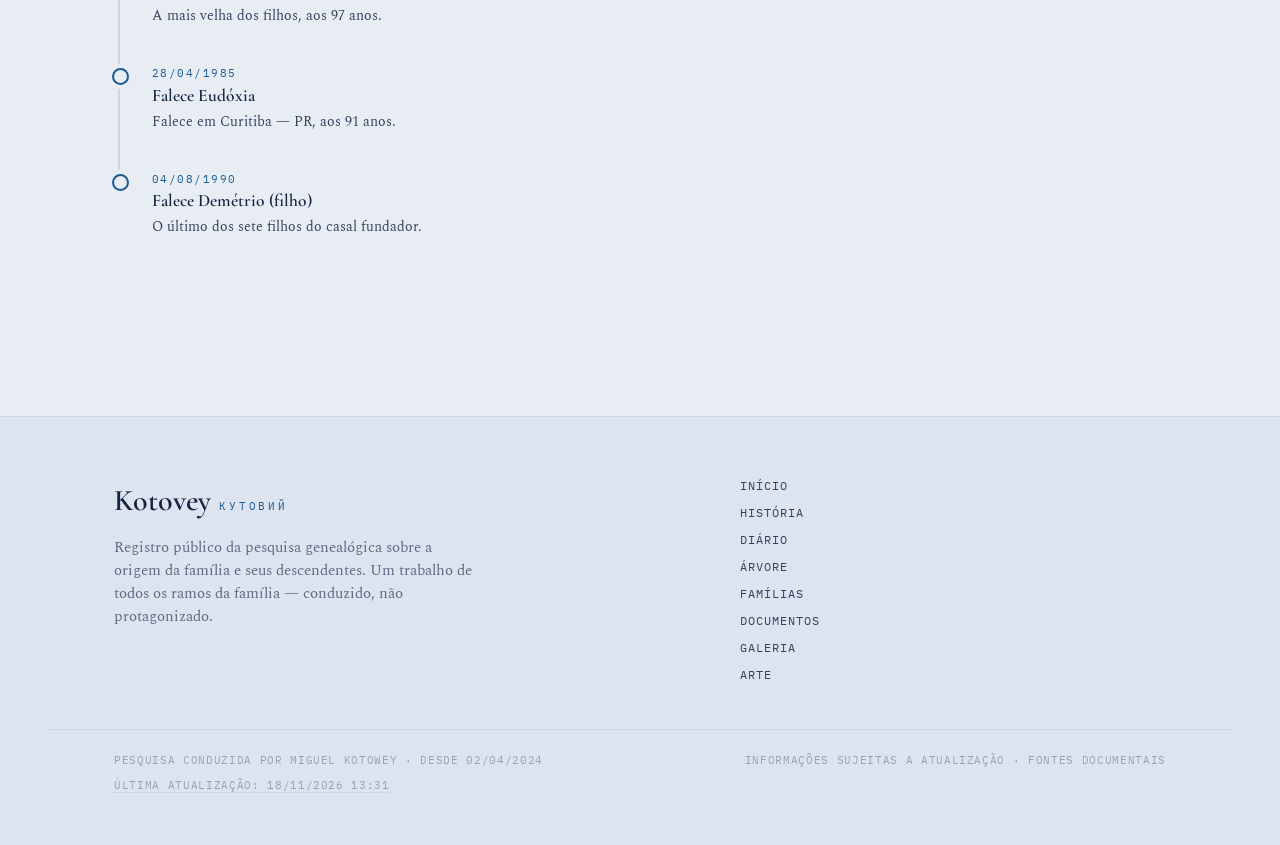
<file: historia.html>
<!DOCTYPE html>
<html lang="pt-BR">
<head>
<meta charset="UTF-8">
<meta name="viewport" content="width=device-width, initial-scale=1.0">
<title>História da pesquisa — Arquivo Kotovey</title>
<script>(function(){var s;try{s=localStorage.getItem('tema')}catch(e){}var d=matchMedia('(prefers-color-scheme: dark)').matches;document.documentElement.setAttribute('data-theme',s||(d?'dark':'light'));})();</script>
<link rel="preconnect" href="https://fonts.googleapis.com">
<link rel="preconnect" href="https://fonts.gstatic.com" crossorigin>
<link href="https://fonts.googleapis.com/css2?family=Cormorant+Garamond:wght@500;600;700&family=IBM+Plex+Mono:wght@400;500&family=Spectral:ital,wght@0,300;0,400;0,500;1,400&display=swap" rel="stylesheet">
<link rel="stylesheet" href="style.css">
</head>
<body data-page="historia">

<main class="page">
  <div class="wrap">
    <p class="eyebrow">História da família</p>
    <h1 class="secao-titulo">A trajetória da família, da Galícia ao Paraná</h1>
    <p class="intro">A história da família vista de forma ampla — do registro mais antigo aos acontecimentos mais recentes, sem privilegiar nenhum ramo. Da Galícia — então Áustria-Hungria, hoje Ucrânia ocidental — à travessia do Atlântico e ao estabelecimento no Paraná. Datas com "≈" são aproximadas.</p>

    <div class="timeline">

      <div class="gen-label">Origem na Galícia (local provável)</div>

      <div class="tl-item" data-reveal>
        <div class="tl-date">≈ 1854</div>
        <h3>Nasce Demétrio</h3>
        <p>Demétrio (Dmytro) nasce na Galícia, então parte do Império Austro-Húngaro — hoje Ucrânia ocidental.</p>
      </div>

      <div class="tl-item" data-reveal>
        <div class="tl-date">≈ 1857–1861</div>
        <h3>Nasce Bárbara (ou Baltina)</h3>
        <p>Bárbara (Varvara/Baltina), futura matriarca da família, nasce também na Galícia.</p>
      </div>

      <div class="tl-item" data-reveal>
        <div class="tl-date">28/01/1883</div>
        <h3>Nasce Anna</h3>
        <p>A mais velha dos filhos conhecidos do casal nasce na Galícia.</p>
      </div>

      <div class="tl-item" data-reveal>
        <div class="tl-date">≈ 1884</div>
        <h3>Nasce Maria</h3>
        <p>Segunda filha nascida na Galícia.</p>
      </div>

      <div class="tl-item doc" data-reveal>
        <div class="tl-date">04/12/1889</div>
        <h3>Nasce Nicolau</h3>
        <p>Terceiro filho, nascido em Proniatyn — perto de Ternopil, Ucrânia.</p>
        <span class="tag doc">Confirmado por documento</span>
      </div>

      <div class="tl-item" data-reveal>
        <div class="tl-date">05/11/1890</div>
        <h3>Nasce João</h3>
        <p>Quarto filho nascido na Galícia.</p>
      </div>

      <div class="tl-item doc" data-reveal>
        <div class="tl-date">07/01/1895</div>
        <h3>Nasce Eudóxia</h3>
        <p>A caçula nascida na Galícia, em Proniatyn — perto de Ternopil, Ucrânia. Com ela, são cinco os filhos que embarcariam na travessia.</p>
        <span class="tag doc">Confirmado por documento</span>
      </div>

      <div class="gen-label">A travessia · 1895–1896</div>

      <div class="tl-item travessia" data-reveal>
        <div class="tl-date">1895</div>
        <h3>A família deixa a Galícia</h3>
        <p>Demétrio, Bárbara e os cinco filhos nascidos na Galícia deixam a terra natal rumo ao porto de Gênova, na Itália — ponto de embarque para o Brasil.</p>
      </div>

      <div class="tl-item doc travessia" data-reveal>
        <div class="tl-date">≈ 23/12/1895</div>
        <h3>Embarque em Gênova — Itália</h3>
        <p>A família embarca no vapor <b>Attivita</b>, no porto de Gênova, com destino ao Brasil. Registrados como austríacos — sete pessoas. É a data de partida mais antiga documentada da travessia.</p>
        <span class="tag doc">Lista de passageiros — Attivita</span>
      </div>

      <div class="tl-item doc travessia" data-reveal>
        <div class="tl-date">20/01/1896</div>
        <h3>Chegada ao Rio de Janeiro — RJ</h3>
        <p>A família chega ao porto do Rio de Janeiro e é recebida na Hospedaria de Imigrantes de Pinheiros.</p>
        <span class="tag doc">Registrado em documento</span>
      </div>

      <div class="tl-item travessia" data-reveal>
        <div class="tl-date">27/03/1896</div>
        <h3>Partida rumo ao Paraná</h3>
        <p>Após cerca de dois meses na Hospedaria, a família segue viagem para o sul.</p>
      </div>

      <div class="tl-item doc travessia" data-reveal>
        <div class="tl-date">30/03/1896</div>
        <h3>Chegada a Paranaguá — PR</h3>
        <p>A família desembarca em Paranaguá, no vapor <b>Satellite</b> — a chegada ao Paraná.</p>
        <span class="tag doc">Registrado em documento</span>
      </div>

      <div class="tl-item travessia" data-reveal>
        <div class="tl-date">Abril de 1896</div>
        <h3>Estabelecimento em Araucária — PR</h3>
        <p>A família se instala na <b>Colônia Francisco Torres</b>, região de Araucária, no Paraná — onde a comunidade ucraniana se firmaria.</p>
      </div>

      <div class="gen-label">No Paraná</div>

      <div class="tl-item" data-reveal>
        <div class="tl-date">20/02/1898</div>
        <h3>Nasce Sophia</h3>
        <p>Primeira filha nascida já no Brasil.</p>
      </div>

      <div class="tl-item" data-reveal>
        <div class="tl-date">≈ 1900</div>
        <h3>Nasce Demétrio (filho)</h3>
        <p>O sétimo filho, também nascido no Brasil. A geração dos fundadores está completa.</p>
      </div>

      <div class="tl-item" data-reveal>
        <div class="tl-date">≈ 1904</div>
        <h3>Falece Demétrio, o patriarca</h3>
        <p>Demétrio falece por volta de 1904. O local de sepultamento ainda não foi localizado.</p>
      </div>

      <div class="tl-item doc" data-reveal>
        <div class="tl-date">09/07/1927</div>
        <h3>Falece Bárbara, a matriarca</h3>
        <p>Bárbara falece em Campo Largo — PR, com cerca de 70 anos. É sepultada em Araucária — PR, no Cemitério da Igreja Assunção de Nossa Senhora, com a lápide inscrita em ucraniano: <b>ВАРВАРА КОТОВИЙ</b>.</p>
        <span class="tag doc">Confirmado por documento</span>
        <div class="btn-row" style="margin-top:14px">
          <a class="doclink" href="galeria.html">Fotos do túmulo →</a>
        </div>
      </div>

      <div class="tl-item" data-reveal>
        <div class="tl-date">26/09/1957</div>
        <h3>Falece Nicolau</h3>
        <p>Terceiro filho do casal fundador.</p>
      </div>

      <div class="tl-item" data-reveal>
        <div class="tl-date">1967</div>
        <h3>Falece João</h3>
        <p>Quarto filho do casal fundador.</p>
      </div>

      <div class="tl-item" data-reveal>
        <div class="tl-date">03/04/1980</div>
        <h3>Falece Anna</h3>
        <p>A mais velha dos filhos, aos 97 anos.</p>
      </div>

      <div class="tl-item" data-reveal>
        <div class="tl-date">28/04/1985</div>
        <h3>Falece Eudóxia</h3>
        <p>Falece em Curitiba — PR, aos 91 anos.</p>
      </div>

      <div class="tl-item" data-reveal>
        <div class="tl-date">04/08/1990</div>
        <h3>Falece Demétrio (filho)</h3>
        <p>O último dos sete filhos do casal fundador.</p>
      </div>

    </div>
  </div>
</main>

<script src="app.js"></script>
</body>
</html>
</file>
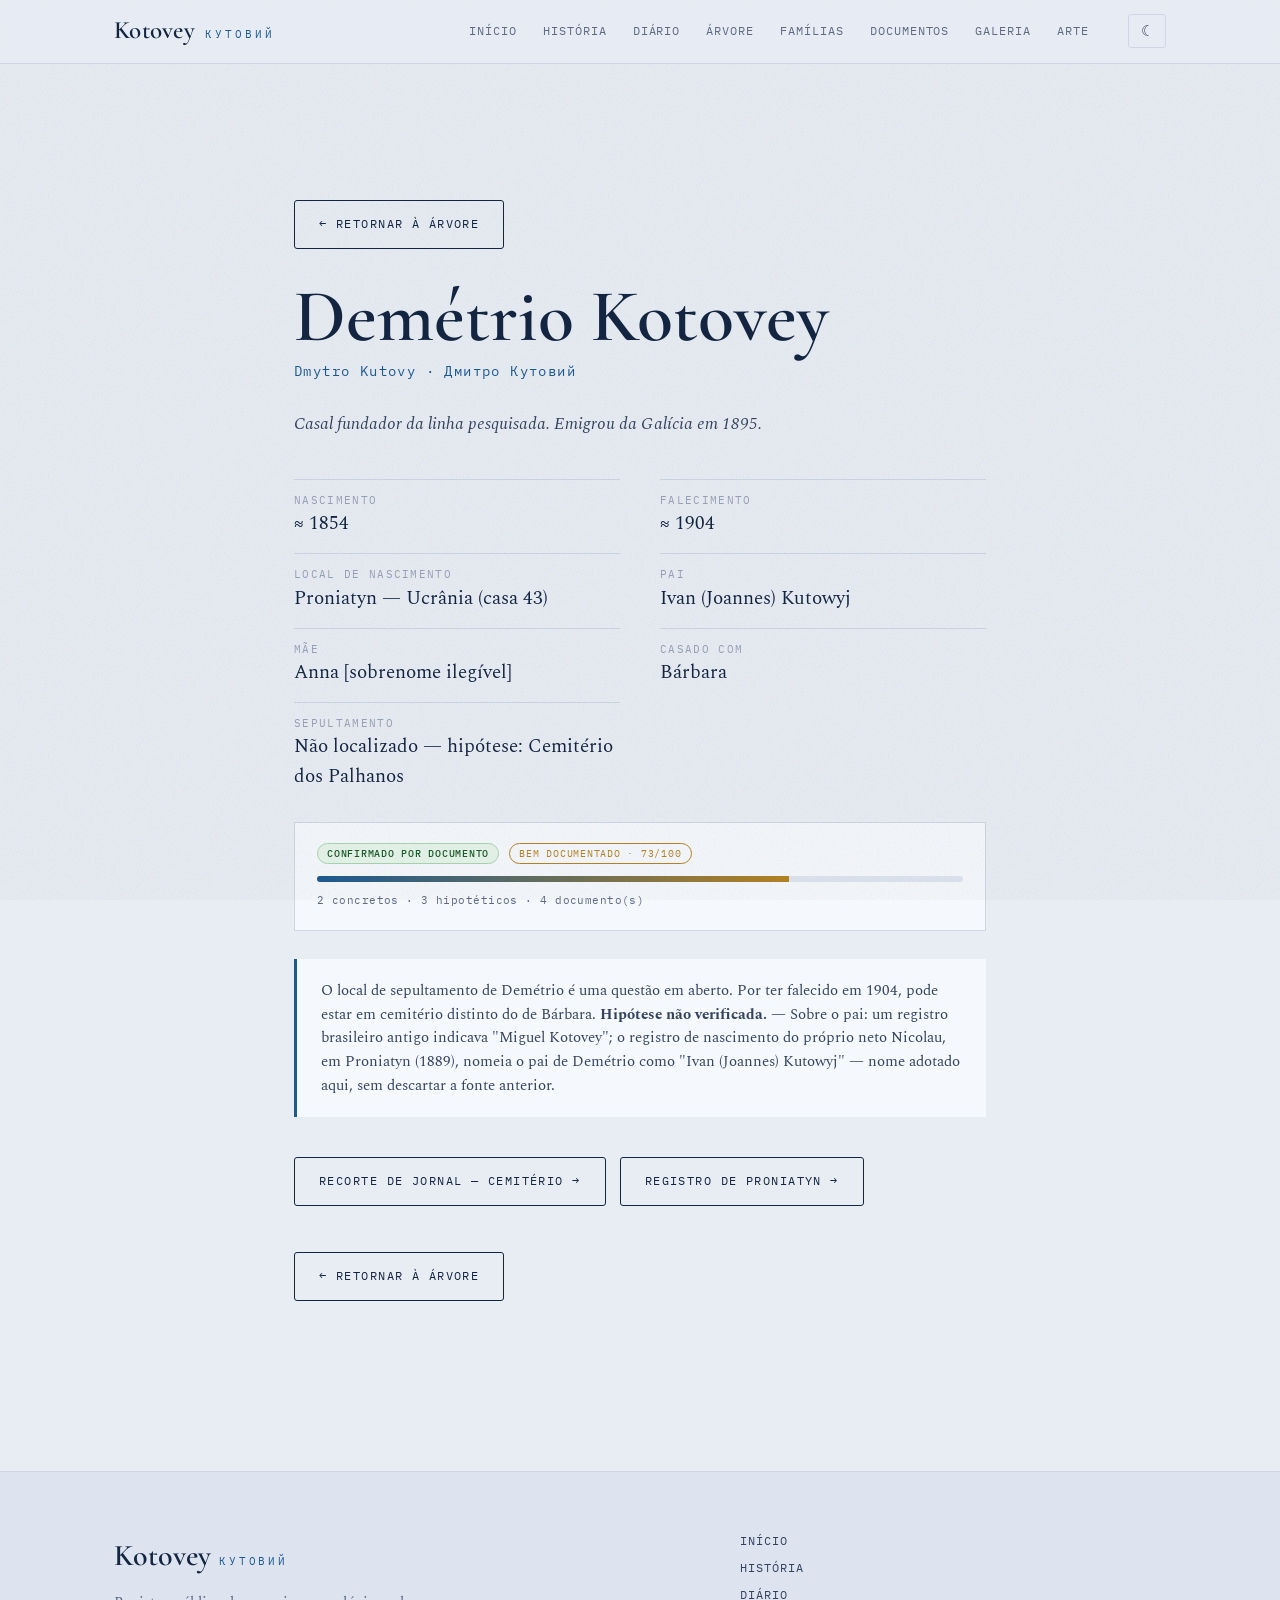
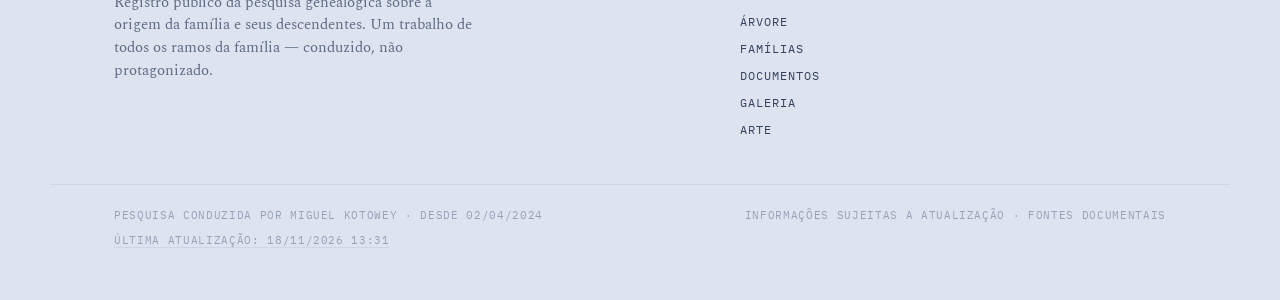
<file: perfil.html>
<!DOCTYPE html>
<html lang="pt-BR">
<head>
<meta charset="UTF-8">
<meta name="viewport" content="width=device-width, initial-scale=1.0">
<title>Perfil — Arquivo Kotovey</title>
<script>(function(){var s;try{s=localStorage.getItem('tema')}catch(e){}var d=matchMedia('(prefers-color-scheme: dark)').matches;document.documentElement.setAttribute('data-theme',s||(d?'dark':'light'));})();</script>
<link rel="preconnect" href="https://fonts.googleapis.com">
<link rel="preconnect" href="https://fonts.gstatic.com" crossorigin>
<link href="https://fonts.googleapis.com/css2?family=Cormorant+Garamond:wght@500;600;700&family=IBM+Plex+Mono:wght@400;500&family=Spectral:ital,wght@0,300;0,400;0,500;1,400&display=swap" rel="stylesheet">
<link rel="stylesheet" href="style.css">
</head>
<body data-page="perfil">
<main class="page">
  <div class="wrap" id="perfil" style="max-width:820px"></div>
</main>
<script src="perfil-dados.js"></script>
<script src="app.js"></script>
</body>
</html>
</file>
<file: style.css>
/* ============================================================
   ARQUIVO KOTOWEY — sistema visual
   Direção: arquivo de herança / editorial documental
   Pergaminho + tinta, serifa com cirílico, acento rushnyk.
   ============================================================ */

:root {
  --bg:        #e8edf4;
  --bg-2:      #dde4ef;
  --paper:     #f5f8fc;
  --paper-2:   #ecf1f8;
  --ink:       #132542;   /* azul-marinho profundo */
  --ink-soft:  #33425e;
  --muted:     #5d6a82;
  --faint:     #97a2b6;
  --rule:      #cdd6e4;
  --rule-soft: #dde4ef;
  --accent:    #1c5a94;   /* azul-marítimo */
  --accent-2:  #b58324;   /* trigo / dourado */
  --accent-ink:#153f6b;
  --shadow:    18px 22px 50px -30px rgba(15,30,60,.4);
  --shadow-sm: 6px 8px 22px -14px rgba(15,30,60,.36);

  --serif:  "Spectral", Georgia, "Times New Roman", serif;
  --display:"Cormorant Garamond", Georgia, serif;
  --mono:   "IBM Plex Mono", Consolas, ui-monospace, "Courier New", monospace;

  --wrap: 1180px;
  --gutter: clamp(20px, 5vw, 64px);
}

[data-theme="dark"] {
  --bg:        #0b1524;
  --bg-2:      #0e1a2c;
  --paper:     #13233a;
  --paper-2:   #172942;
  --ink:       #e6ecf6;
  --ink-soft:  #c1cce0;
  --muted:     #8a96ad;
  --faint:     #5c6b84;
  --rule:      #26374f;
  --rule-soft: #1b2c42;
  --accent:    #5b9bd5;
  --accent-2:  #d8b45a;
  --accent-ink:#7db0e0;
  --shadow:    18px 22px 60px -28px rgba(0,0,0,.7);
  --shadow-sm: 6px 8px 22px -14px rgba(0,0,0,.55);
}

* { box-sizing: border-box; }

html { scroll-behavior: smooth; }

body {
  margin: 0;
  background: var(--bg);
  color: var(--ink);
  font-family: var(--serif);
  font-size: 15px;
  line-height: 1.58;
  -webkit-font-smoothing: antialiased;
  text-rendering: optimizeLegibility;
  overflow-x: hidden;
}

/* ---- grão de papel sobre tudo ---- */
.grao {
  position: fixed; inset: 0; z-index: 9;
  pointer-events: none; opacity: .5; mix-blend-mode: multiply;
  background-image: url("data:image/svg+xml,%3Csvg xmlns='http://www.w3.org/2000/svg' width='140' height='140'%3E%3Cfilter id='n'%3E%3CfeTurbulence type='fractalNoise' baseFrequency='.85' numOctaves='2' stitchTiles='stitch'/%3E%3C/filter%3E%3Crect width='100%25' height='100%25' filter='url(%23n)' opacity='.28'/%3E%3C/svg%3E");
}
[data-theme="dark"] .grao { mix-blend-mode: screen; opacity: .05; }

a { color: inherit; text-decoration-color: var(--rule); text-underline-offset: 3px; }
a:hover { text-decoration-color: var(--accent); }

img { max-width: 100%; display: block; }

::selection { background: var(--accent); color: #f7f1e6; }

/* ============================================================
   NAV
   ============================================================ */
.nav {
  position: sticky; top: 0; z-index: 50;
  background: color-mix(in srgb, var(--bg) 82%, transparent);
  backdrop-filter: blur(10px) saturate(1.2);
  border-bottom: 1px solid var(--rule);
}
.nav-in {
  max-width: var(--wrap); margin: 0 auto;
  padding: 14px var(--gutter);
  display: flex; align-items: center; gap: 28px;
}
.marca { display: flex; align-items: baseline; gap: 10px; text-decoration: none; margin-right: auto; }
.marca b {
  font-family: var(--display); font-weight: 600;
  font-size: 25px; letter-spacing: .01em; line-height: 1;
}
.marca .cir {
  font-family: var(--mono); font-size: 11px; letter-spacing: .28em;
  color: var(--accent); text-transform: uppercase; padding-bottom: 2px;
}
.nav-links { display: flex; gap: 4px; align-items: center; }
.nav-links a {
  font-family: var(--mono); font-size: 12px; letter-spacing: .08em;
  text-transform: uppercase; text-decoration: none; color: var(--muted);
  padding: 8px 11px; border-radius: 2px; position: relative; transition: color .2s;
}
.nav-links a:hover { color: var(--ink); }
.nav-links a.on { color: var(--ink); }
.nav-links a.on::after {
  content: ""; position: absolute; left: 11px; right: 11px; bottom: 2px;
  height: 2px; background: var(--accent);
}
.nav-tools { display: flex; gap: 6px; align-items: center; }
.icon-btn {
  background: transparent; border: 1px solid var(--rule); color: var(--ink-soft);
  width: 38px; height: 34px; border-radius: 3px; cursor: pointer;
  font-size: 15px; display: grid; place-items: center; transition: all .2s;
}
.icon-btn:hover { border-color: var(--accent); color: var(--accent); }
.burger { display: none; }

.nav-mobile {
  display: none; flex-direction: column; padding: 8px var(--gutter) 18px;
  border-bottom: 1px solid var(--rule); background: var(--bg);
}
.nav-mobile.open { display: flex; }
.nav-mobile a {
  font-family: var(--mono); font-size: 13px; letter-spacing: .06em;
  text-transform: uppercase; text-decoration: none; color: var(--ink-soft);
  padding: 12px 4px; border-bottom: 1px solid var(--rule-soft);
}
.nav-mobile a:last-child { border-bottom: 0; }

@media (max-width: 900px) {
  .nav-links { display: none; }
  .burger { display: grid; }
}

/* ============================================================
   ESTRUTURAS GERAIS
   ============================================================ */
.wrap { max-width: var(--wrap); margin: 0 auto; padding: 0 var(--gutter); }
.page { padding: clamp(48px, 8vw, 96px) 0 110px; position: relative; z-index: 1; }

.eyebrow {
  font-family: var(--mono); font-size: 12px; letter-spacing: .26em;
  text-transform: uppercase; color: var(--accent); margin: 0 0 18px;
  display: flex; align-items: center; gap: 12px;
}
.eyebrow::before { content: ""; width: 32px; height: 1px; background: var(--accent); }

h1, h2, h3 { font-family: var(--display); font-weight: 600; line-height: 1.02; }
.secao-titulo {
  font-family: var(--display); font-weight: 600;
  font-size: clamp(30px, 4vw, 46px); line-height: 1.05; margin: 0 0 8px;
}
.intro {
  font-size: clamp(15px, 1.3vw, 16.5px); line-height: 1.6; color: var(--ink-soft);
  max-width: 62ch; margin: 0 0 40px; font-style: italic;
}

.rule { height: 1px; background: var(--rule); border: 0; margin: 0; }

section.bloco { padding: clamp(56px, 8vw, 96px) 0; border-top: 1px solid var(--rule); }
section.bloco:first-of-type { border-top: 0; }

/* ============================================================
   HERO (Início)
   ============================================================ */
.hero { position: relative; padding: clamp(60px, 11vw, 150px) 0 clamp(50px, 8vw, 96px); overflow: hidden; }
.hero-ghost {
  position: absolute; right: -2vw; top: 50%; transform: translateY(-50%);
  font-family: var(--display); font-weight: 600; font-size: 44vw; line-height: .8;
  color: var(--ink); opacity: .05; pointer-events: none; z-index: 0; user-select: none;
}
.hero-in { position: relative; z-index: 1; }
.hero h1 {
  font-size: clamp(52px, 10vw, 132px); letter-spacing: -.015em; margin: 0;
}
.hero h1 .cir { display: block; font-size: .34em; letter-spacing: .12em; color: var(--accent); font-weight: 600; margin-top: .3em; }
.hero-sub {
  margin: 34px 0 0; max-width: 54ch; font-size: clamp(15px, 1.3vw, 16.5px);
  color: var(--ink-soft); line-height: 1.6;
}
.hero-meta {
  margin-top: 44px; display: flex; flex-wrap: wrap; gap: 12px 40px;
  font-family: var(--mono); font-size: 12px; letter-spacing: .12em;
  text-transform: uppercase; color: var(--muted);
}
.hero-meta b { color: var(--accent); font-weight: 500; }

/* botões */
.btn-row { display: flex; flex-wrap: wrap; gap: 14px; margin-top: 40px; }
.btn {
  font-family: var(--mono); font-size: 12px; letter-spacing: .12em;
  text-transform: uppercase; text-decoration: none;
  padding: 14px 24px; border: 1px solid var(--ink); color: var(--ink);
  border-radius: 3px; transition: all .2s; display: inline-flex; align-items: center; gap: 10px;
}
.btn:hover { background: var(--ink); color: var(--bg); }
.btn.primary { background: var(--accent); border-color: var(--accent); color: #f7f1e6; }
.btn.primary:hover { background: var(--accent-ink); border-color: var(--accent-ink); }

/* ============================================================
   CARDS DE NAVEGAÇÃO (Início)
   ============================================================ */
.nav-grid { display: grid; grid-template-columns: repeat(auto-fit, minmax(175px, 1fr)); gap: 1px; background: var(--rule); border: 1px solid var(--rule); }
.nav-card {
  background: var(--paper); padding: 18px 18px 15px; text-decoration: none; color: inherit;
  display: flex; flex-direction: column; min-height: 108px; position: relative; transition: background .25s;
}
.nav-card:hover { background: var(--paper-2); }
.nav-card .idx { font-family: var(--mono); font-size: 11px; color: var(--accent); letter-spacing: .1em; }
.nav-card h3 { font-size: 19px; margin: 7px 0 4px; }
.nav-card p { margin: 0; color: var(--muted); font-size: 12.5px; line-height: 1.45; }
.nav-card .go { margin-top: auto; padding-top: 11px; font-family: var(--mono); font-size: 10.5px; letter-spacing: .1em; text-transform: uppercase; color: var(--ink-soft); transition: transform .2s; }
.nav-card:hover .go { transform: translateX(6px); color: var(--accent); }

/* ============================================================
   TIMELINE (História)
   ============================================================ */
.timeline { position: relative; margin-top: 20px; padding-left: 4px; }
.tl-item {
  position: relative; padding: 0 0 30px 32px; border-left: 2px solid var(--rule);
  transition: border-color .4s;
}
.tl-item:last-child { border-left-color: transparent; padding-bottom: 0; }
.tl-item::before {
  content: ""; position: absolute; left: -8px; top: 3px; width: 13px; height: 13px;
  border-radius: 50%; background: var(--bg); border: 2px solid var(--accent);
  box-shadow: 0 0 0 4px var(--bg); transition: background .4s, border-color .4s, box-shadow .4s;
}
.tl-item.doc::before {
  background: var(--accent);
  box-shadow: 0 0 0 4px var(--bg), 0 0 0 8px color-mix(in srgb, var(--accent) 22%, transparent);
}
/* trecho da travessia atlântica — linha e marcadores em trigo/dourado */
.tl-item.travessia { border-left-color: var(--accent-2); }
.tl-item.travessia::before { border-color: var(--accent-2); }
.tl-item.travessia.doc::before {
  background: var(--accent-2);
  box-shadow: 0 0 0 4px var(--bg), 0 0 0 8px color-mix(in srgb, var(--accent-2) 22%, transparent);
}
.tl-date {
  font-family: var(--mono); font-size: 10.5px; letter-spacing: .14em; text-transform: uppercase;
  color: var(--accent); margin-bottom: 5px;
}
.tl-item.travessia .tl-date { color: var(--accent-2); }
.tl-item h3 { font-size: 17.5px; margin: 0 0 6px; }
.tl-item p { margin: 0 0 8px; color: var(--ink-soft); max-width: 66ch; font-size: 14px; line-height: 1.58; }
.tag {
  display: inline-block; font-family: var(--mono); font-size: 9.5px; letter-spacing: .12em;
  text-transform: uppercase; padding: 3px 8px; border: 1px solid var(--rule); border-radius: 2px;
  color: var(--muted); margin-right: 5px;
}
.tag.doc { border-color: var(--accent); color: var(--accent); }
.tag.hip { border-style: dashed; color: var(--accent-2); border-color: var(--accent-2); }

/* ============================================================
   PESSOAS / ÁRVORE / PERFIL
   ============================================================ */
.gen-label {
  font-family: var(--mono); font-size: 12px; letter-spacing: .2em; text-transform: uppercase;
  color: var(--muted); margin: 44px 0 20px; display: flex; align-items: center; gap: 14px;
}
.gen-label::after { content: ""; flex: 1; height: 1px; background: var(--rule); }

.cards { display: grid; grid-template-columns: repeat(auto-fill, minmax(190px, 1fr)); gap: 14px; }
.pcard {
  background: var(--paper); border: 1px solid var(--rule); border-top: 3px solid var(--accent);
  padding: 16px 16px; text-decoration: none; color: inherit; display: flex; flex-direction: column;
  box-shadow: var(--shadow-sm); transition: transform .2s, box-shadow .2s; position: relative;
}
.pcard:hover { transform: translateY(-4px); box-shadow: var(--shadow); }
.pcard.founder { border-top-color: var(--accent-2); background: var(--paper-2); }
.pcard .pnome { font-family: var(--display); font-size: 20px; font-weight: 600; line-height: 1.12; }
.pcard .porig { font-family: var(--mono); font-size: 11px; color: var(--accent); letter-spacing: .05em; margin: 3px 0 10px; }
.pcard dl { margin: 0; display: grid; grid-template-columns: auto 1fr; gap: 3px 10px; font-size: 13px; }
.pcard dt { color: var(--faint); font-family: var(--mono); font-size: 10px; letter-spacing: .06em; text-transform: uppercase; padding-top: 3px; }
.pcard dd { margin: 0; color: var(--ink-soft); }
.pcard .obs { font-size: 12px; color: var(--muted); font-style: italic; margin-bottom: 6px; }
.pcard .cardfoot { margin-top: auto; padding-top: 12px; }
.pcard .rel { font-family: var(--mono); font-size: 10.5px; letter-spacing: .08em; text-transform: uppercase; color: var(--muted); }
.chip-ok { color: var(--accent); font-family: var(--mono); font-size: 11px; letter-spacing: .06em; }

/* ---- badges de evidência (mesma linguagem do site antigo) ---- */
.badge-confirmado, .badge-especulacao {
  display: inline-block; font-family: var(--mono); font-size: 9.5px; font-weight: 500;
  letter-spacing: .08em; text-transform: uppercase; padding: 2px 9px; border-radius: 20px;
  vertical-align: middle; white-space: nowrap;
}
.badge-confirmado { background: #e6f4ea; color: #1a5c2a; border: 1px solid #a8d5b0; }
.badge-especulacao { background: #fff8e6; color: #7a4800; border: 1px solid #f0c060; }
[data-theme="dark"] .badge-confirmado { background: #163f22; color: #a8ffb8; border-color: #2a7a3a; }
[data-theme="dark"] .badge-especulacao { background: #4a3115; color: #ffd9a0; border-color: #8a6030; }

/* ---- selo de qualidade do registro ---- */
.qbadge {
  display: inline-block; font-family: var(--mono); font-size: 9.5px; letter-spacing: .08em;
  text-transform: uppercase; padding: 2px 9px; border-radius: 20px; border: 1px solid; white-space: nowrap;
}
.qbadge.q1 { color: var(--faint); border-color: var(--rule); }
.qbadge.q2 { color: var(--muted); border-color: var(--rule); }
.qbadge.q3 { color: var(--accent); border-color: var(--accent); }
.qbadge.q4 { color: var(--accent-2); border-color: var(--accent-2); }
.qline { display: flex; flex-wrap: wrap; gap: 5px; margin-bottom: 10px; }

.qpanel { margin: 28px 0; padding: 20px 22px; background: var(--paper); border: 1px solid var(--rule); }
.qhead { display: flex; flex-wrap: wrap; align-items: center; gap: 10px; margin-bottom: 12px; }
.qbar { height: 6px; background: var(--rule-soft); border-radius: 20px; overflow: hidden; }
.qbar i { display: block; height: 100%; background: linear-gradient(90deg, var(--accent), var(--accent-2)); }
.qbreak { margin-top: 10px; font-family: var(--mono); font-size: 11px; letter-spacing: .04em; color: var(--muted); }

/* ---- caixa de etimologia (topo da árvore) ---- */
.etimologia { margin: 8px 0 30px; padding: 24px 26px; background: var(--paper-2); border: 1px solid var(--rule); border-left: 3px solid var(--accent-2); }
.etim-titulo { font-family: var(--mono); font-size: 12px; letter-spacing: .2em; text-transform: uppercase; color: var(--accent-2); margin-bottom: 12px; }
.etimologia p { margin: 0 0 10px; color: var(--ink-soft); font-size: 15.5px; }
.etimologia p:last-child { margin-bottom: 0; }
.etim-mapas { display: grid; grid-template-columns: 1fr 1fr; gap: 12px; margin-top: 18px; }
.etim-mapas .gitem { cursor: zoom-in; }
.etim-mapas .gitem img { aspect-ratio: auto; object-fit: contain; background: #fff; }
@media (max-width: 560px) { .etim-mapas { grid-template-columns: 1fr; } }
.ficha { margin-top: 18px; padding: 18px 20px; background: var(--paper); border: 1px solid var(--rule); }
.ficha-titulo { font-family: var(--mono); font-size: 11px; letter-spacing: .16em; text-transform: uppercase; color: var(--accent); margin-bottom: 12px; }
.ficha dl { margin: 0; display: grid; grid-template-columns: auto 1fr; gap: 8px 20px; }
.ficha dt { font-family: var(--mono); font-size: 11px; letter-spacing: .04em; text-transform: uppercase; color: var(--faint); padding-top: 2px; }
.ficha dd { margin: 0; color: var(--ink-soft); font-size: 15px; }
@media (max-width: 560px) { .ficha dl { grid-template-columns: 1fr; gap: 2px 0; } .ficha dt { margin-top: 8px; } }

.ficha { margin-top: 18px; padding: 18px 20px; background: var(--paper); border: 1px solid var(--rule); }
.ficha-titulo { font-family: var(--mono); font-size: 11px; letter-spacing: .16em; text-transform: uppercase; color: var(--accent); margin-bottom: 12px; }
.ficha dl { margin: 0; display: grid; grid-template-columns: auto 1fr; gap: 8px 20px; }
.ficha dt { font-family: var(--mono); font-size: 11px; letter-spacing: .04em; text-transform: uppercase; color: var(--faint); padding-top: 2px; }
.ficha dd { margin: 0; color: var(--ink-soft); font-size: 15px; }
@media (max-width: 560px) { .ficha dl { grid-template-columns: 1fr; gap: 2px 0; } .ficha dt { margin-top: 8px; } }

.linha-box {
  margin-top: 30px; padding: 30px; background: var(--paper); border: 1px solid var(--rule);
  font-family: var(--display); font-size: clamp(20px, 3vw, 30px); line-height: 1.5;
}
.linha-box b { color: var(--accent); }
.linha-box .arrow { color: var(--faint); margin: 0 6px; }

/* perfil individual */
.perfil-head { display: grid; gap: 6px; margin-bottom: 30px; }
.perfil-head h1 { font-size: clamp(40px, 7vw, 74px); margin: 0; }
.perfil-orig { font-family: var(--mono); color: var(--accent); letter-spacing: .1em; font-size: 14px; }
.perfil-grid { display: grid; grid-template-columns: 1fr 1fr; gap: 14px 40px; margin: 30px 0; }
.perfil-grid .row { border-top: 1px solid var(--rule); padding-top: 12px; }
.perfil-grid .k { font-family: var(--mono); font-size: 11px; letter-spacing: .12em; text-transform: uppercase; color: var(--faint); }
.perfil-grid .v { font-size: 19px; }
.perfil-note { background: var(--paper); border-left: 3px solid var(--accent); padding: 20px 24px; margin: 24px 0; color: var(--ink-soft); }

/* ============================================================
   DOCUMENTOS
   ============================================================ */
.fonte-group { margin-top: 54px; }
.fonte-group:first-of-type { margin-top: 24px; }
.dcards { display: grid; grid-template-columns: repeat(auto-fill, minmax(300px, 1fr)); gap: 16px; margin-top: 20px; }
.dcard {
  background: var(--paper); border: 1px solid var(--rule); padding: 26px 24px;
  display: flex; flex-direction: column; box-shadow: var(--shadow-sm);
}
.dcard .fonte { font-family: var(--mono); font-size: 11px; letter-spacing: .1em; text-transform: uppercase; color: var(--accent); margin-bottom: 12px; display: flex; align-items: center; gap: 8px; }
.dcard .fonte::before { content: "▣"; }
.dcard h3 { font-size: 23px; margin: 0 0 10px; }
.dcard p { margin: 0 0 20px; color: var(--muted); font-size: 15px; line-height: 1.6; }
.dcard .links { margin-top: auto; display: flex; flex-wrap: wrap; gap: 8px; }
.doclink {
  font-family: var(--mono); font-size: 11px; letter-spacing: .08em; text-transform: uppercase;
  text-decoration: none; padding: 8px 14px; border: 1px solid var(--rule); border-radius: 2px;
  color: var(--ink-soft); transition: all .2s;
}
.doclink:hover { border-color: var(--accent); color: var(--accent); }
.doclink.pdf::before { content: "↧ "; }

/* ============================================================
   GALERIA
   ============================================================ */
.galeria {
  display: grid; grid-template-columns: repeat(auto-fill, minmax(230px, 1fr));
  gap: 14px; margin-top: 20px; align-items: start;
}
.gitem {
  cursor: zoom-in; overflow: hidden; border: 1px solid var(--rule); background: var(--paper);
  display: flex; flex-direction: column;
}
.gitem img {
  width: 100%; aspect-ratio: 4 / 3; object-fit: cover; display: block;
  background: var(--paper-2); transition: transform .5s ease;
}
.gitem:hover img { transform: scale(1.04); }
.gitem figcaption {
  padding: 11px 13px; font-size: 13.5px; color: var(--ink-soft); line-height: 1.42;
  border-top: 1px solid var(--rule-soft);
}
.gitem figcaption:empty { display: none; }
.gitem figcaption b { font-family: var(--mono); font-size: 10.5px; letter-spacing: .1em; text-transform: uppercase; color: var(--accent); display: block; margin-bottom: 3px; }

/* lightbox */
.lb { position: fixed; inset: 0; z-index: 100; background: rgba(7,14,26,.95); display: none; place-items: center; padding: 5vh 5vw; cursor: zoom-out; }
.lb.open { display: grid; }
.lb img { max-width: 92vw; max-height: 82vh; box-shadow: 0 40px 120px -30px #000; }
.lb .cap { position: absolute; bottom: 4vh; left: 0; right: 0; text-align: center; color: #e9dfcd; font-family: var(--mono); font-size: 12px; letter-spacing: .08em; }
.lb .x { position: absolute; top: 3vh; right: 4vw; color: #e9dfcd; font-size: 30px; font-family: var(--serif); }

/* placeholder (arte em breve) */
.soon { display: grid; grid-template-columns: repeat(auto-fill, minmax(220px, 1fr)); gap: 16px; margin-top: 24px; }
.soon .slot {
  aspect-ratio: 3/4; border: 1px dashed var(--rule); background:
    repeating-linear-gradient(45deg, transparent, transparent 12px, var(--rule-soft) 12px, var(--rule-soft) 13px);
  display: grid; place-items: center; text-align: center; padding: 20px;
}
.soon .slot span { font-family: var(--mono); font-size: 11px; letter-spacing: .12em; text-transform: uppercase; color: var(--faint); }

/* ============================================================
   FAMÍLIAS
   ============================================================ */
.fam-grid { display: grid; grid-template-columns: repeat(auto-fill, minmax(240px, 1fr)); gap: 16px; margin-top: 20px; }
.fam-grid.g1 { grid-template-columns: repeat(auto-fill, minmax(210px, 1fr)); gap: 12px; }
.fam-grid.g2 { grid-template-columns: repeat(auto-fill, minmax(175px, 1fr)); gap: 10px; }
.fam {
  background: var(--paper); border: 1px solid var(--rule); padding: 26px 24px; text-decoration: none; color: inherit;
  transition: transform .2s, border-color .2s; box-shadow: var(--shadow-sm);
}
.fam:hover { transform: translateY(-3px); border-color: var(--accent); }
.fam .fnome { font-family: var(--display); font-size: 30px; font-weight: 600; }
.fam .forig { font-family: var(--mono); font-size: 11.5px; color: var(--accent); letter-spacing: .08em; margin: 4px 0 12px; }
.fam p { margin: 0; color: var(--muted); font-size: 14.5px; }
.fam .status { margin-top: 16px; font-family: var(--mono); font-size: 10.5px; letter-spacing: .1em; text-transform: uppercase; color: var(--faint); }
.fam.main { border-top: 3px solid var(--accent); }
.fam-grid.g1 .fam { padding: 18px 16px; }
.fam-grid.g1 .fam .fnome { font-size: 22px; }
.fam-grid.g1 .fam .forig { font-size: 11px; margin-bottom: 10px; }
.fam-grid.g1 .fam p { font-size: 13px; }
.fam-grid.g1 .fam .status { margin-top: 12px; }
.fam-grid.g2 .fam { padding: 14px 13px; }
.fam-grid.g2 .fam .fnome { font-size: 17px; }
.fam-grid.g2 .fam .forig { font-size: 10.5px; margin-bottom: 8px; }
.fam-grid.g2 .fam p { font-size: 12px; }
.fam-grid.g2 .fam .status { margin-top: 10px; font-size: 10px; }
.fam.filtravel { cursor: pointer; }
.fam.filtravel.ativo { border-top-color: var(--accent-2); box-shadow: 0 0 0 1px var(--accent-2); }
.fam.filtravel.dim { opacity: .35; }
.fam.fam-hidden { display: none; }
.filtro-hint { font-family: var(--mono); font-size: 10px; letter-spacing: .08em; color: var(--faint); font-weight: 400; text-transform: none; margin-left: 10px; }

/* ============================================================
   DIÁRIO
   ============================================================ */
.entradas { max-width: 720px; }
.entrada { padding: 40px 0; border-top: 1px solid var(--rule); }
.entrada .data { font-family: var(--mono); font-size: 12px; letter-spacing: .14em; text-transform: uppercase; color: var(--accent); }
.entrada h2 { font-size: clamp(28px, 4vw, 40px); margin: 12px 0 18px; }
.entrada p { color: var(--ink-soft); margin: 0 0 16px; }
.entrada .marca-hip { border-bottom: 1px dashed var(--accent-2); color: var(--accent-2); }

/* caixas de nota */
.nota { background: var(--paper); border: 1px solid var(--rule); border-left: 3px solid var(--accent-2); padding: 22px 26px; margin: 30px 0; color: var(--ink-soft); font-size: 16px; }
.nota b { color: var(--ink); }

/* ============================================================
   FOOTER
   ============================================================ */
footer {
  border-top: 1px solid var(--rule); background: var(--bg-2); position: relative; z-index: 1;
  padding: 60px 0 50px; margin-top: 60px;
}
.foot-in { max-width: var(--wrap); margin: 0 auto; padding: 0 var(--gutter); display: grid; gap: 30px; grid-template-columns: 1.4fr 1fr; }
.foot-in .col-brand b { font-family: var(--display); font-size: 30px; font-weight: 600; }
.foot-in .cir { font-family: var(--mono); font-size: 11px; letter-spacing: .26em; color: var(--accent); text-transform: uppercase; }
.foot-in p { color: var(--muted); font-size: 14.5px; max-width: 46ch; margin: 12px 0 0; }
.foot-links { display: flex; flex-direction: column; gap: 8px; }
.foot-links a { font-family: var(--mono); font-size: 12px; letter-spacing: .08em; text-transform: uppercase; color: var(--ink-soft); text-decoration: none; }
.foot-links a:hover { color: var(--accent); }
.colofon { max-width: var(--wrap); margin: 44px auto 0; padding: 22px var(--gutter) 0; border-top: 1px solid var(--rule); font-family: var(--mono); font-size: 11px; letter-spacing: .06em; color: var(--faint); text-transform: uppercase; display: flex; flex-wrap: wrap; gap: 8px 24px; justify-content: space-between; }

.link-chlog { font: inherit; letter-spacing: inherit; text-transform: inherit; background: none; border: none; padding: 0; color: var(--faint); cursor: pointer; text-decoration: underline; text-underline-offset: 3px; text-decoration-color: var(--rule); }
.link-chlog:hover { color: var(--accent); text-decoration-color: var(--accent); }

/* modal de histórico de atualizações */
.chlog { position: fixed; inset: 0; z-index: 100; background: rgba(7,14,26,.72); display: none; place-items: center; padding: 6vh 5vw; }
.chlog.open { display: grid; }
.chlog-panel { background: var(--paper); border: 1px solid var(--rule); border-radius: 4px; box-shadow: var(--shadow); max-width: 640px; width: 100%; max-height: 80vh; overflow-y: auto; padding: 36px; position: relative; }
.chlog-panel h2 { margin: 0 0 6px; font-family: var(--display); font-size: 27px; }
.chlog-panel .sub { color: var(--muted); font-size: 14px; margin: 0 0 20px; }
.chlog-x { position: absolute; top: 20px; right: 24px; font-family: var(--serif); font-size: 22px; line-height: 1; color: var(--muted); cursor: pointer; }
.chlog-x:hover { color: var(--accent); }
.chlog-item { display: flex; gap: 16px; padding: 14px 0; border-top: 1px solid var(--rule-soft); }
.chlog-item:first-child { border-top: none; padding-top: 0; }
.chlog-date { font-family: var(--mono); font-size: 11px; color: var(--faint); white-space: nowrap; padding-top: 3px; min-width: 100px; }
.chlog-body .tag { margin-bottom: 6px; }
.chlog-body p { margin: 6px 0 0; font-size: 14.5px; color: var(--ink-soft); line-height: 1.55; }

@media (max-width: 500px) {
  .chlog-item { flex-direction: column; gap: 4px; }
  .chlog-date { min-width: 0; }
}

@media (max-width: 700px) {
  .foot-in { grid-template-columns: 1fr; }
  .perfil-grid { grid-template-columns: 1fr; }
  .galeria { columns: 1; }
}

/* reveal on load */
.reveal { opacity: 0; transform: translateY(18px); animation: rise .8s cubic-bezier(.2,.7,.2,1) forwards; }
@keyframes rise { to { opacity: 1; transform: none; } }
</file>
